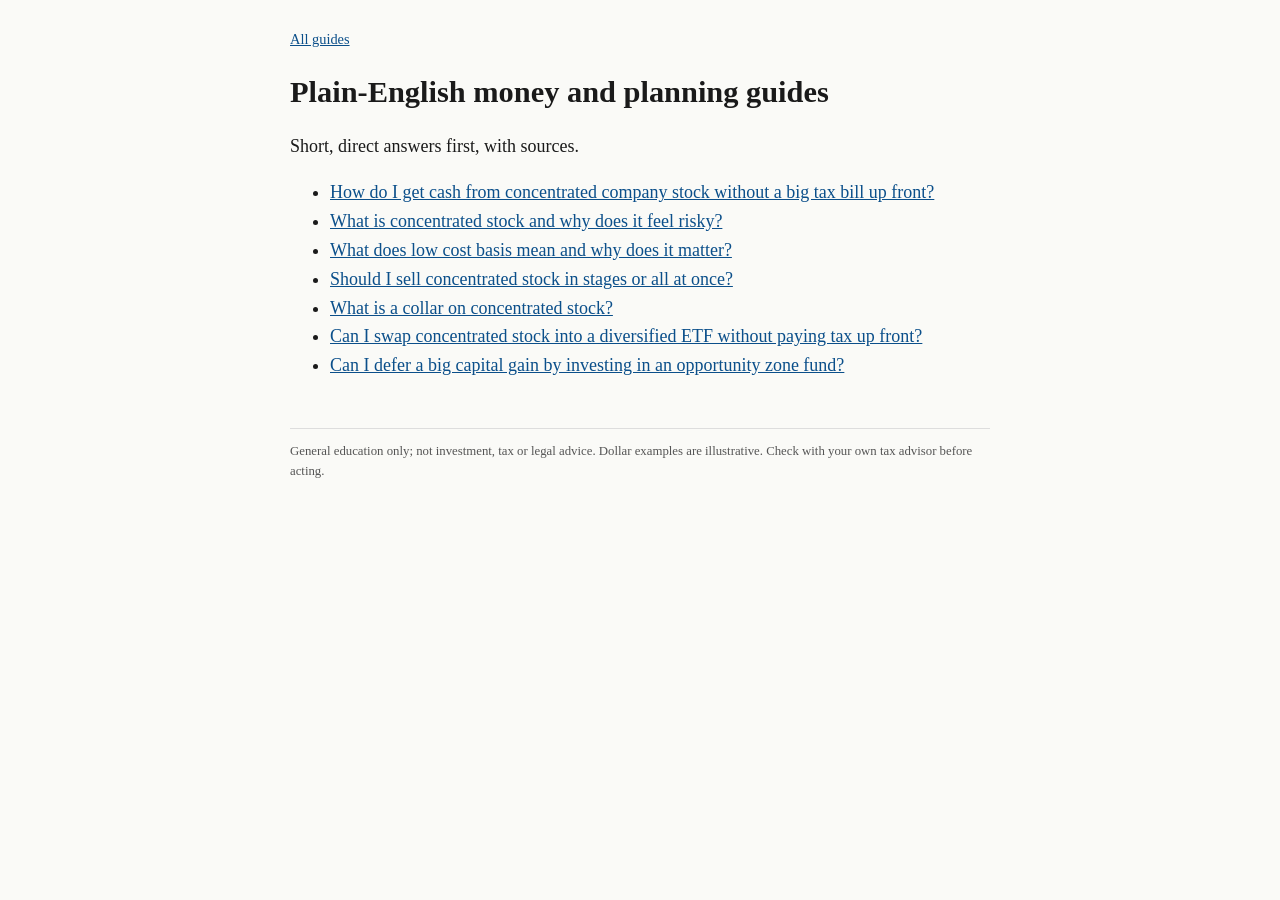
<file: index.html>
<!doctype html><html lang="en"><head><meta charset="utf-8"><meta name="viewport" content="width=device-width,initial-scale=1">
<title>Plain-English money and planning guides</title><meta name="description" content="Short answers to common money, tax and retirement planning questions."><link rel="canonical" href="https://myfranchisenyc-oss.github.io/">
<link rel="stylesheet" href="/style.css"></head><body><main><nav><a href="/">All guides</a></nav><h1>Plain-English money and planning guides</h1><p>Short, direct answers first, with sources.</p><ul><li><a href="/how-do-i-get-cash-from-concentrated-stock-without-big-tax/">How do I get cash from concentrated company stock without a big tax bill up front?</a></li><li><a href="/what-is-concentrated-stock-and-why-does-it-feel-risky/">What is concentrated stock and why does it feel risky?</a></li><li><a href="/what-does-low-cost-basis-mean-and-why-does-it-matter/">What does low cost basis mean and why does it matter?</a></li><li><a href="/should-i-sell-concentrated-stock-in-stages-or-all-at-once/">Should I sell concentrated stock in stages or all at once?</a></li><li><a href="/what-is-a-collar-on-concentrated-stock/">What is a collar on concentrated stock?</a></li><li><a href="/can-i-swap-concentrated-stock-into-a-diversified-etf/">Can I swap concentrated stock into a diversified ETF without paying tax up front?</a></li><li><a href="/can-i-defer-a-big-capital-gain-in-an-opportunity-zone-fund/">Can I defer a big capital gain by investing in an opportunity zone fund?</a></li></ul><footer>General education only; not investment, tax or legal advice. Dollar examples are illustrative. Check with your own tax advisor before acting.</footer></main></body></html>
</file>
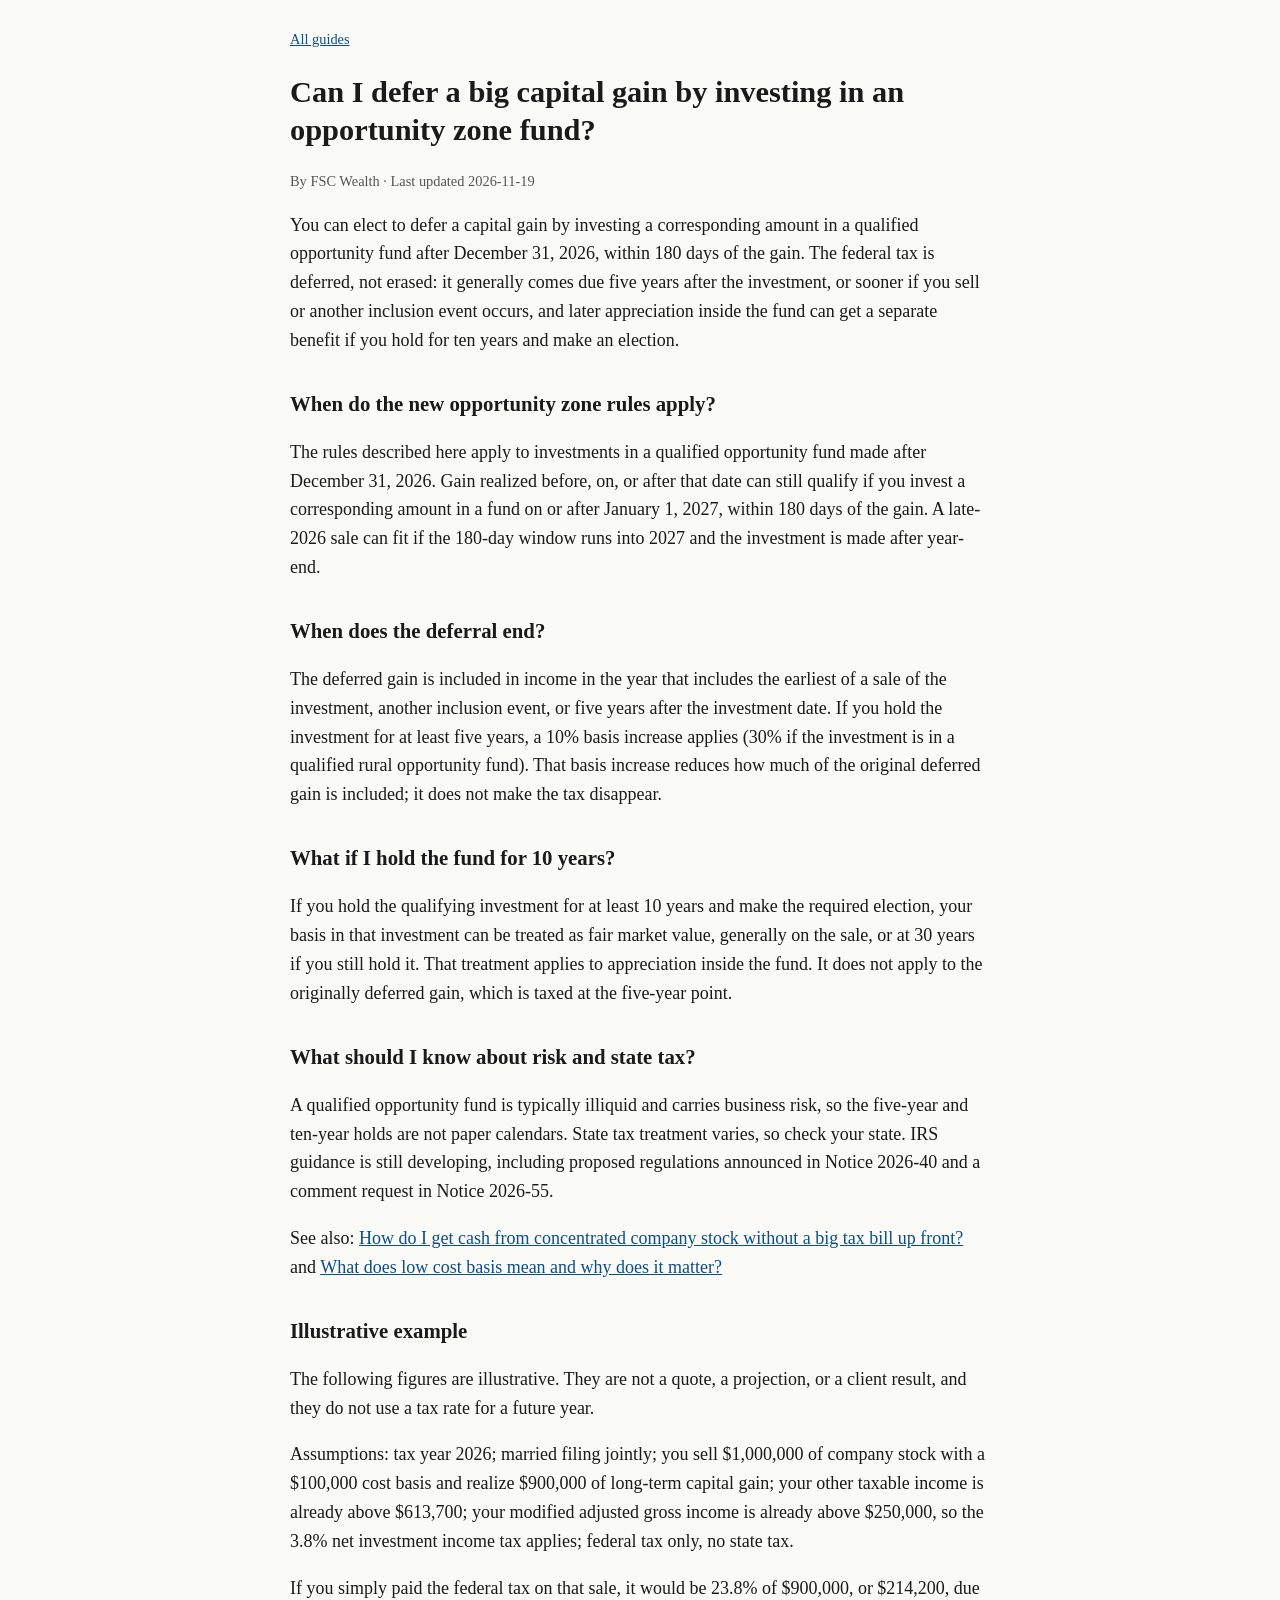
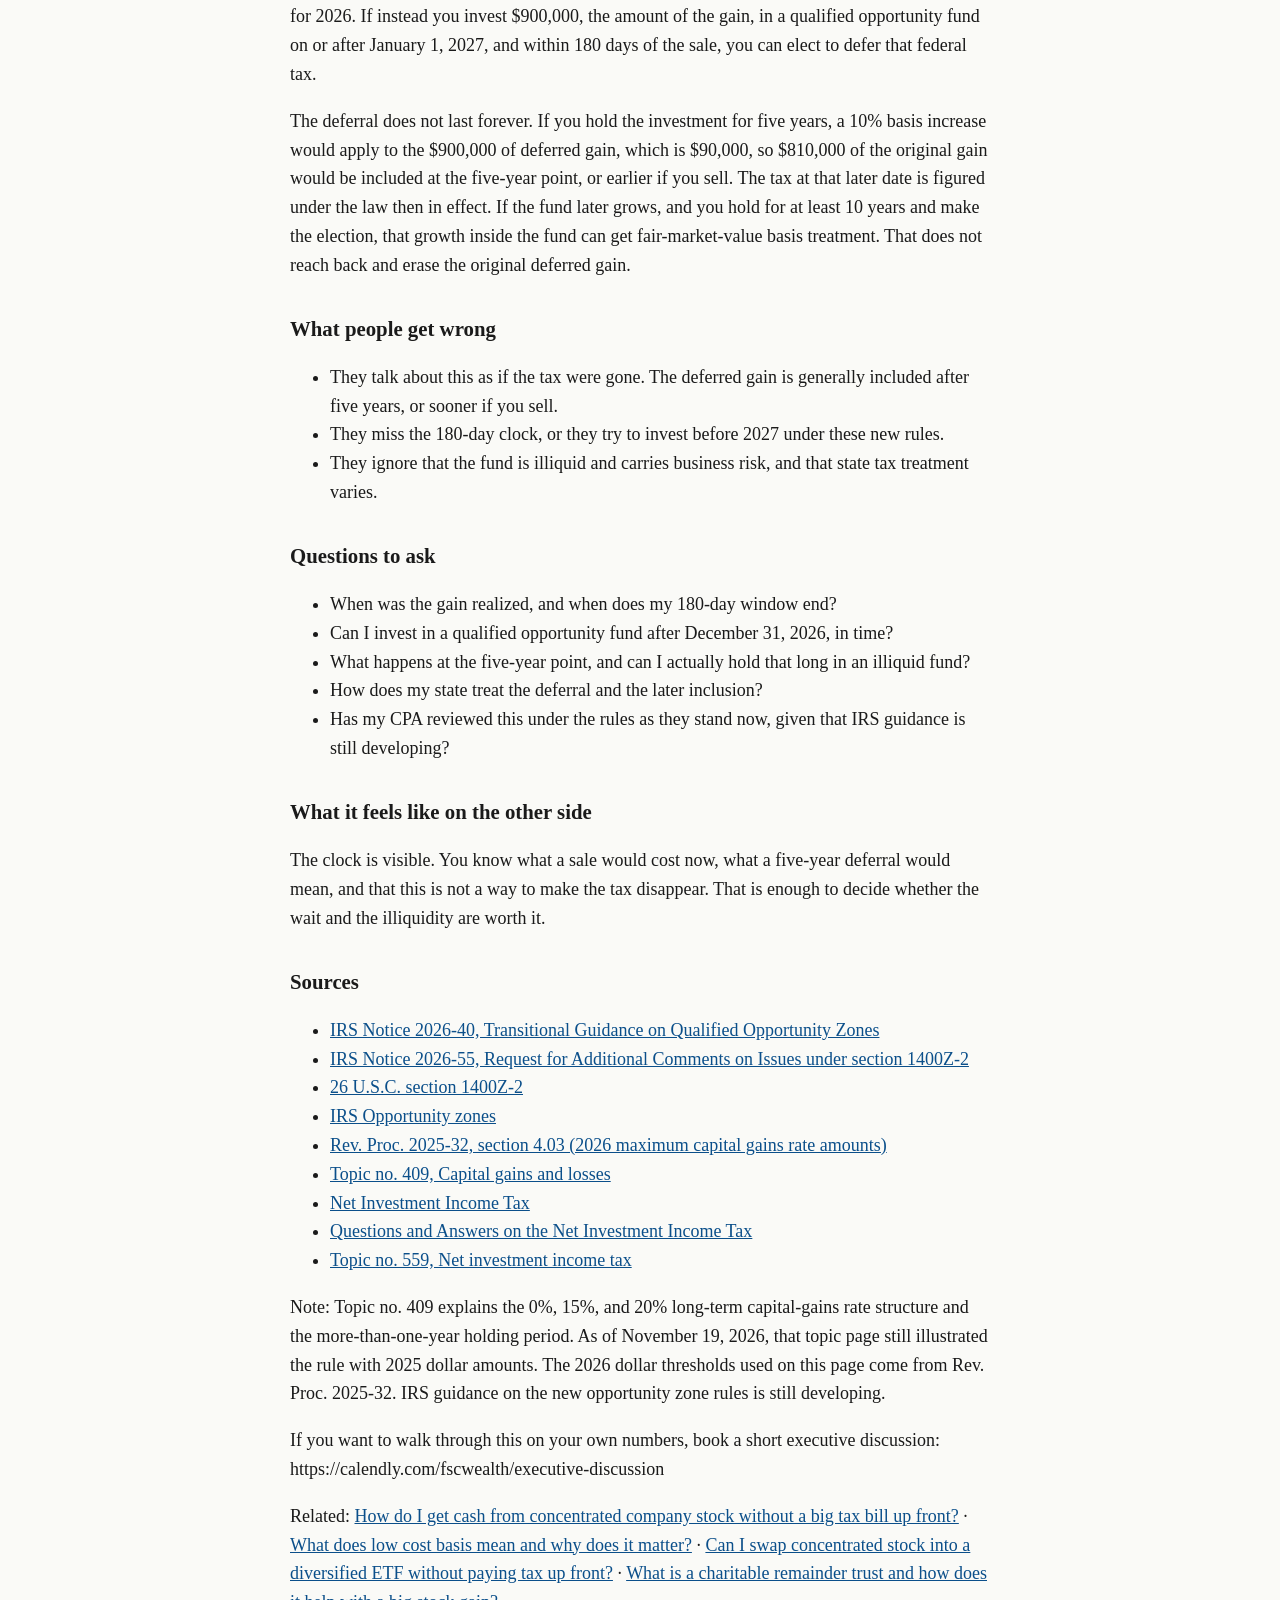
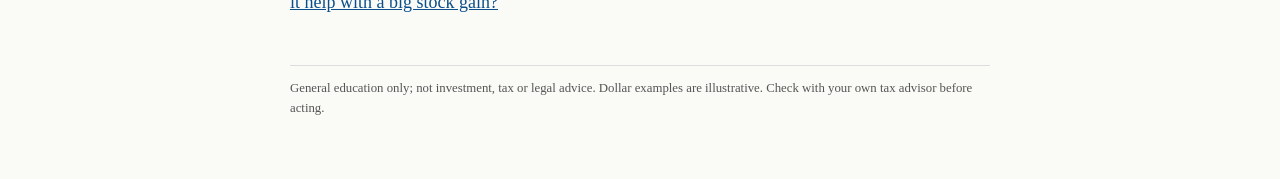
<file: can-i-defer-a-big-capital-gain-in-an-opportunity-zone-fund/index.html>
<!doctype html><html lang="en"><head><meta charset="utf-8"><meta name="viewport" content="width=device-width,initial-scale=1">
<title>Can I defer a big capital gain by investing in an opportunity zone fund?</title><meta name="description" content="You can defer a capital gain in a qualified opportunity fund after December 31, 2026, within 180 days. The tax is deferred, not erased."><link rel="canonical" href="https://myfranchisenyc-oss.github.io/can-i-defer-a-big-capital-gain-in-an-opportunity-zone-fund/">
<link rel="stylesheet" href="/style.css"><script type="application/ld+json">{
  "@context": "https://schema.org",
  "@type": "FAQPage",
  "mainEntity": [
    {
      "@type": "Question",
      "name": "Can I defer a big capital gain by investing in an opportunity zone fund?",
      "acceptedAnswer": {
        "@type": "Answer",
        "text": "You can elect to defer a capital gain by investing a corresponding amount in a qualified opportunity fund after December 31, 2026, within 180 days of the gain. The federal tax is deferred, not erased: it generally comes due five years after the investment, or sooner if you sell or another inclusion event occurs, and later appreciation inside the fund can get a separate benefit if you hold for ten years and make an election."
      }
    },
    {
      "@type": "Question",
      "name": "When do the new opportunity zone rules apply?",
      "acceptedAnswer": {
        "@type": "Answer",
        "text": "The rules described here apply to investments in a qualified opportunity fund made after December 31, 2026. Gain realized before, on, or after that date can still qualify if you invest a corresponding amount in a fund on or after January 1, 2027, within 180 days of the gain. A late-2026 sale can fit if the 180-day window runs into 2027 and the investment is made after year-end."
      }
    },
    {
      "@type": "Question",
      "name": "When does the deferral end?",
      "acceptedAnswer": {
        "@type": "Answer",
        "text": "The deferred gain is included in income in the year that includes the earliest of a sale of the investment, another inclusion event, or five years after the investment date. If you hold the investment for at least five years, a 10% basis increase applies (30% if the investment is in a qualified rural opportunity fund). That basis increase reduces how much of the original deferred gain is included; it does not make the tax disappear."
      }
    },
    {
      "@type": "Question",
      "name": "What if I hold the fund for 10 years?",
      "acceptedAnswer": {
        "@type": "Answer",
        "text": "If you hold the qualifying investment for at least 10 years and make the required election, your basis in that investment can be treated as fair market value, generally on the sale, or at 30 years if you still hold it. That treatment applies to appreciation inside the fund. It does not apply to the originally deferred gain, which is taxed at the five-year point."
      }
    },
    {
      "@type": "Question",
      "name": "What should I know about risk and state tax?",
      "acceptedAnswer": {
        "@type": "Answer",
        "text": "A qualified opportunity fund is typically illiquid and carries business risk, so the five-year and ten-year holds are not paper calendars. State tax treatment varies, so check your state. IRS guidance is still developing, including proposed regulations announced in Notice 2026-40 and a comment request in Notice 2026-55."
      }
    }
  ]
}</script></head><body><main><nav><a href="/">All guides</a></nav><h1>Can I defer a big capital gain by investing in an opportunity zone fund?</h1><p class="meta">By FSC Wealth · Last updated 2026-11-19</p><p>You can elect to defer a capital gain by investing a corresponding amount in a qualified opportunity fund after December 31, 2026, within 180 days of the gain. The federal tax is deferred, not erased: it generally comes due five years after the investment, or sooner if you sell or another inclusion event occurs, and later appreciation inside the fund can get a separate benefit if you hold for ten years and make an election.</p>
<h2>When do the new opportunity zone rules apply?</h2>
<p>The rules described here apply to investments in a qualified opportunity fund made after December 31, 2026. Gain realized before, on, or after that date can still qualify if you invest a corresponding amount in a fund on or after January 1, 2027, within 180 days of the gain. A late-2026 sale can fit if the 180-day window runs into 2027 and the investment is made after year-end.</p>
<h2>When does the deferral end?</h2>
<p>The deferred gain is included in income in the year that includes the earliest of a sale of the investment, another inclusion event, or five years after the investment date. If you hold the investment for at least five years, a 10% basis increase applies (30% if the investment is in a qualified rural opportunity fund). That basis increase reduces how much of the original deferred gain is included; it does not make the tax disappear.</p>
<h2>What if I hold the fund for 10 years?</h2>
<p>If you hold the qualifying investment for at least 10 years and make the required election, your basis in that investment can be treated as fair market value, generally on the sale, or at 30 years if you still hold it. That treatment applies to appreciation inside the fund. It does not apply to the originally deferred gain, which is taxed at the five-year point.</p>
<h2>What should I know about risk and state tax?</h2>
<p>A qualified opportunity fund is typically illiquid and carries business risk, so the five-year and ten-year holds are not paper calendars. State tax treatment varies, so check your state. IRS guidance is still developing, including proposed regulations announced in Notice 2026-40 and a comment request in Notice 2026-55.</p>
<p>See also: <a href="/how-do-i-get-cash-from-concentrated-stock-without-big-tax/">How do I get cash from concentrated company stock without a big tax bill up front?</a> and <a href="/what-does-low-cost-basis-mean-and-why-does-it-matter/">What does low cost basis mean and why does it matter?</a></p>
<h2>Illustrative example</h2>
<p>The following figures are illustrative. They are not a quote, a projection, or a client result, and they do not use a tax rate for a future year.</p>
<p>Assumptions: tax year 2026; married filing jointly; you sell $1,000,000 of company stock with a $100,000 cost basis and realize $900,000 of long-term capital gain; your other taxable income is already above $613,700; your modified adjusted gross income is already above $250,000, so the 3.8% net investment income tax applies; federal tax only, no state tax.</p>
<p>If you simply paid the federal tax on that sale, it would be 23.8% of $900,000, or $214,200, due for 2026. If instead you invest $900,000, the amount of the gain, in a qualified opportunity fund on or after January 1, 2027, and within 180 days of the sale, you can elect to defer that federal tax.</p>
<p>The deferral does not last forever. If you hold the investment for five years, a 10% basis increase would apply to the $900,000 of deferred gain, which is $90,000, so $810,000 of the original gain would be included at the five-year point, or earlier if you sell. The tax at that later date is figured under the law then in effect. If the fund later grows, and you hold for at least 10 years and make the election, that growth inside the fund can get fair-market-value basis treatment. That does not reach back and erase the original deferred gain.</p>
<h2>What people get wrong</h2>
<ul>
<li>They talk about this as if the tax were gone. The deferred gain is generally included after five years, or sooner if you sell.</li>
<li>They miss the 180-day clock, or they try to invest before 2027 under these new rules.</li>
<li>They ignore that the fund is illiquid and carries business risk, and that state tax treatment varies.</li>
</ul>
<h2>Questions to ask</h2>
<ul>
<li>When was the gain realized, and when does my 180-day window end?</li>
<li>Can I invest in a qualified opportunity fund after December 31, 2026, in time?</li>
<li>What happens at the five-year point, and can I actually hold that long in an illiquid fund?</li>
<li>How does my state treat the deferral and the later inclusion?</li>
<li>Has my CPA reviewed this under the rules as they stand now, given that IRS guidance is still developing?</li>
</ul>
<h2>What it feels like on the other side</h2>
<p>The clock is visible. You know what a sale would cost now, what a five-year deferral would mean, and that this is not a way to make the tax disappear. That is enough to decide whether the wait and the illiquidity are worth it.</p>
<h2>Sources</h2>
<ul>
<li><a href="https://www.irs.gov/pub/irs-drop/n-26-40.pdf">IRS Notice 2026-40, Transitional Guidance on Qualified Opportunity Zones</a></li>
<li><a href="https://www.irs.gov/pub/irs-drop/n-26-55.pdf">IRS Notice 2026-55, Request for Additional Comments on Issues under section 1400Z-2</a></li>
<li><a href="https://uscode.house.gov/us/usc/119-142/t26/s1400Z-2/">26 U.S.C. section 1400Z-2</a></li>
<li><a href="https://www.irs.gov/credits-deductions/businesses/opportunity-zones">IRS Opportunity zones</a></li>
<li><a href="https://www.irs.gov/pub/irs-drop/rp-25-32.pdf">Rev. Proc. 2025-32, section 4.03 (2026 maximum capital gains rate amounts)</a></li>
<li><a href="https://www.irs.gov/taxtopics/tc409">Topic no. 409, Capital gains and losses</a></li>
<li><a href="https://www.irs.gov/individuals/net-investment-income-tax">Net Investment Income Tax</a></li>
<li><a href="https://www.irs.gov/newsroom/questions-and-answers-on-the-net-investment-income-tax">Questions and Answers on the Net Investment Income Tax</a></li>
<li><a href="https://www.irs.gov/taxtopics/tc559">Topic no. 559, Net investment income tax</a></li>
</ul>
<p>Note: Topic no. 409 explains the 0%, 15%, and 20% long-term capital-gains rate structure and the more-than-one-year holding period. As of November 19, 2026, that topic page still illustrated the rule with 2025 dollar amounts. The 2026 dollar thresholds used on this page come from Rev. Proc. 2025-32. IRS guidance on the new opportunity zone rules is still developing.</p>
<p>If you want to walk through this on your own numbers, book a short executive discussion: https://calendly.com/fscwealth/executive-discussion</p>
<p>Related: <a href="/how-do-i-get-cash-from-concentrated-stock-without-big-tax/">How do I get cash from concentrated company stock without a big tax bill up front?</a> · <a href="/what-does-low-cost-basis-mean-and-why-does-it-matter/">What does low cost basis mean and why does it matter?</a> · <a href="/can-i-swap-concentrated-stock-into-a-diversified-etf/">Can I swap concentrated stock into a diversified ETF without paying tax up front?</a> · <a href="/what-is-a-charitable-remainder-trust-for-a-stock-gain/">What is a charitable remainder trust and how does it help with a big stock gain?</a></p><footer>General education only; not investment, tax or legal advice. Dollar examples are illustrative. Check with your own tax advisor before acting.</footer></main></body></html>
</file>
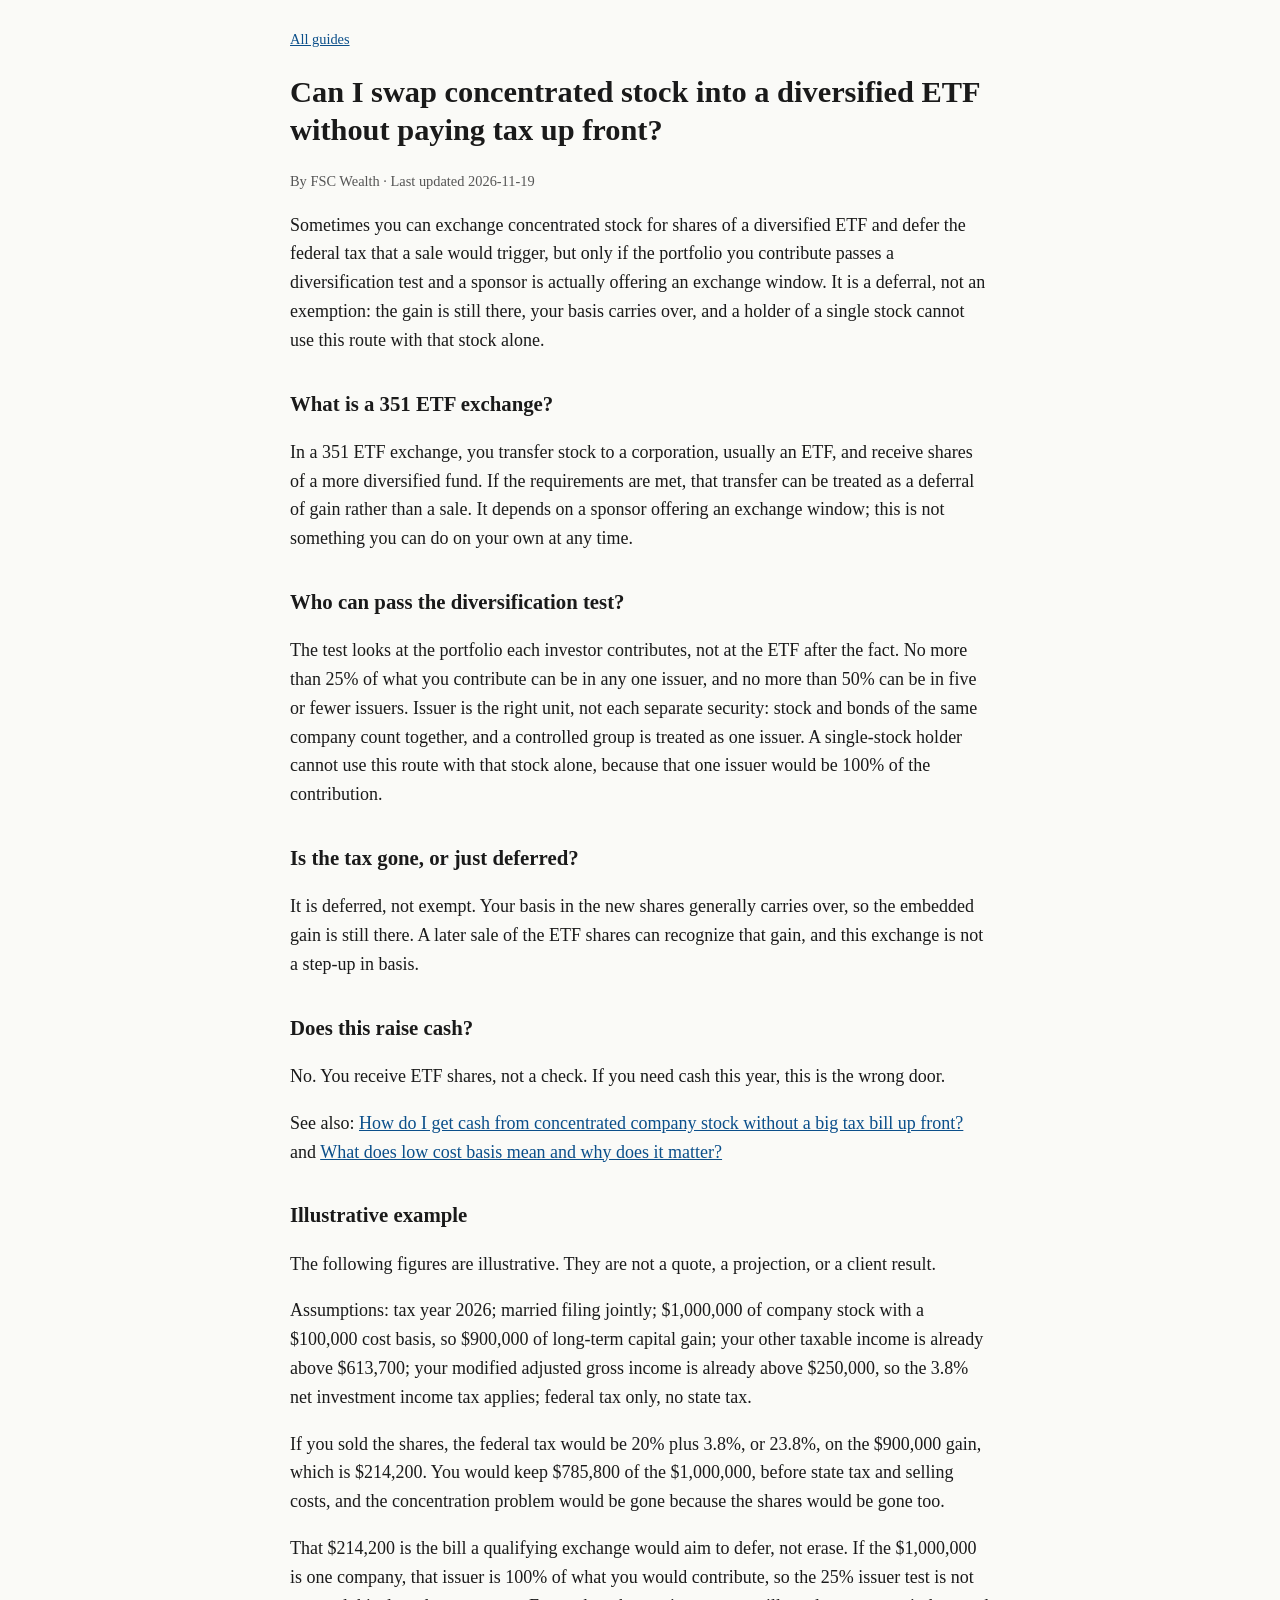
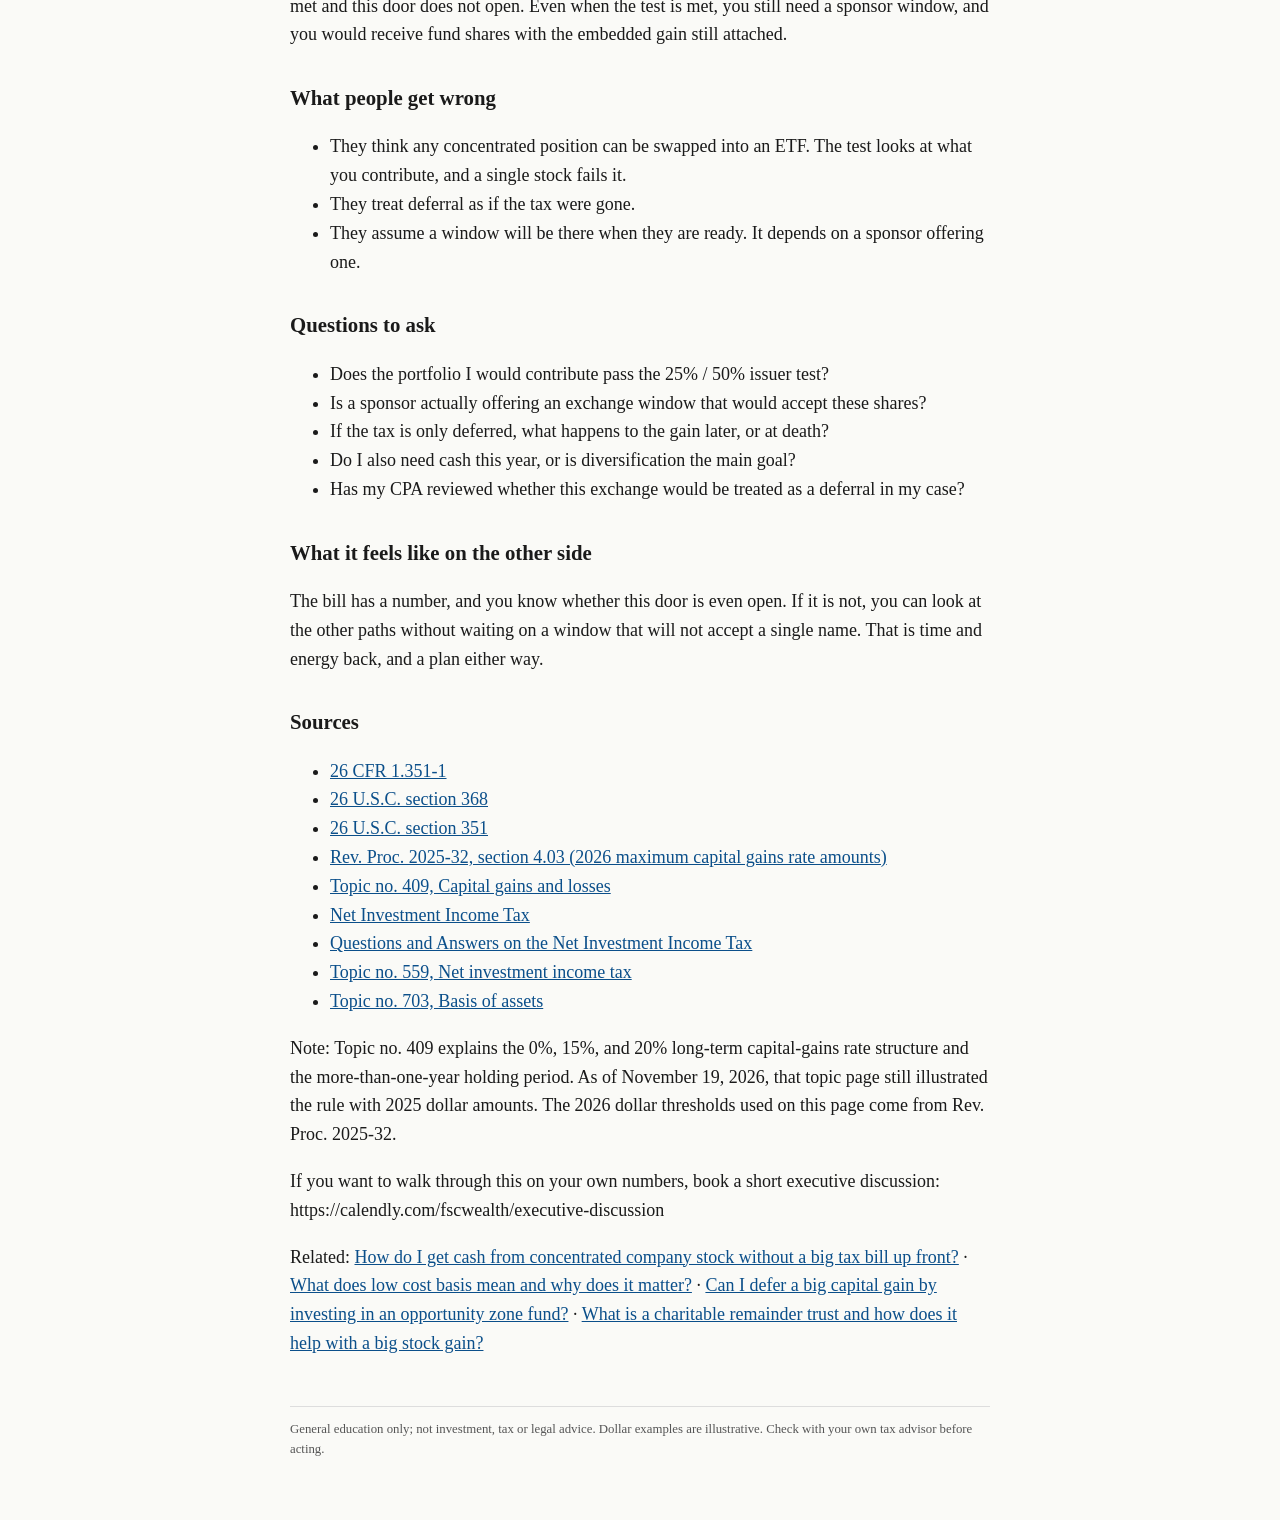
<file: can-i-swap-concentrated-stock-into-a-diversified-etf/index.html>
<!doctype html><html lang="en"><head><meta charset="utf-8"><meta name="viewport" content="width=device-width,initial-scale=1">
<title>Can I swap concentrated stock into a diversified ETF without paying tax up front?</title><meta name="description" content="A 351 exchange can defer tax if the portfolio you contribute passes a 25/50 issuer test and a sponsor has a window. It is deferral, not an exemption."><link rel="canonical" href="https://myfranchisenyc-oss.github.io/can-i-swap-concentrated-stock-into-a-diversified-etf/">
<link rel="stylesheet" href="/style.css"><script type="application/ld+json">{
  "@context": "https://schema.org",
  "@type": "FAQPage",
  "mainEntity": [
    {
      "@type": "Question",
      "name": "Can I swap concentrated stock into a diversified ETF without paying tax up front?",
      "acceptedAnswer": {
        "@type": "Answer",
        "text": "Sometimes you can exchange concentrated stock for shares of a diversified ETF and defer the federal tax that a sale would trigger, but only if the portfolio you contribute passes a diversification test and a sponsor is actually offering an exchange window. It is a deferral, not an exemption: the gain is still there, your basis carries over, and a holder of a single stock cannot use this route with that stock alone."
      }
    },
    {
      "@type": "Question",
      "name": "What is a 351 ETF exchange?",
      "acceptedAnswer": {
        "@type": "Answer",
        "text": "In a 351 ETF exchange, you transfer stock to a corporation, usually an ETF, and receive shares of a more diversified fund. If the requirements are met, that transfer can be treated as a deferral of gain rather than a sale. It depends on a sponsor offering an exchange window; this is not something you can do on your own at any time."
      }
    },
    {
      "@type": "Question",
      "name": "Who can pass the diversification test?",
      "acceptedAnswer": {
        "@type": "Answer",
        "text": "The test looks at the portfolio each investor contributes, not at the ETF after the fact. No more than 25% of what you contribute can be in any one issuer, and no more than 50% can be in five or fewer issuers. Issuer is the right unit, not each separate security: stock and bonds of the same company count together, and a controlled group is treated as one issuer. A single-stock holder cannot use this route with that stock alone, because that one issuer would be 100% of the contribution."
      }
    },
    {
      "@type": "Question",
      "name": "Is the tax gone, or just deferred?",
      "acceptedAnswer": {
        "@type": "Answer",
        "text": "It is deferred, not exempt. Your basis in the new shares generally carries over, so the embedded gain is still there. A later sale of the ETF shares can recognize that gain, and this exchange is not a step-up in basis."
      }
    },
    {
      "@type": "Question",
      "name": "Does this raise cash?",
      "acceptedAnswer": {
        "@type": "Answer",
        "text": "No. You receive ETF shares, not a check. If you need cash this year, this is the wrong door."
      }
    }
  ]
}</script></head><body><main><nav><a href="/">All guides</a></nav><h1>Can I swap concentrated stock into a diversified ETF without paying tax up front?</h1><p class="meta">By FSC Wealth · Last updated 2026-11-19</p><p>Sometimes you can exchange concentrated stock for shares of a diversified ETF and defer the federal tax that a sale would trigger, but only if the portfolio you contribute passes a diversification test and a sponsor is actually offering an exchange window. It is a deferral, not an exemption: the gain is still there, your basis carries over, and a holder of a single stock cannot use this route with that stock alone.</p>
<h2>What is a 351 ETF exchange?</h2>
<p>In a 351 ETF exchange, you transfer stock to a corporation, usually an ETF, and receive shares of a more diversified fund. If the requirements are met, that transfer can be treated as a deferral of gain rather than a sale. It depends on a sponsor offering an exchange window; this is not something you can do on your own at any time.</p>
<h2>Who can pass the diversification test?</h2>
<p>The test looks at the portfolio each investor contributes, not at the ETF after the fact. No more than 25% of what you contribute can be in any one issuer, and no more than 50% can be in five or fewer issuers. Issuer is the right unit, not each separate security: stock and bonds of the same company count together, and a controlled group is treated as one issuer. A single-stock holder cannot use this route with that stock alone, because that one issuer would be 100% of the contribution.</p>
<h2>Is the tax gone, or just deferred?</h2>
<p>It is deferred, not exempt. Your basis in the new shares generally carries over, so the embedded gain is still there. A later sale of the ETF shares can recognize that gain, and this exchange is not a step-up in basis.</p>
<h2>Does this raise cash?</h2>
<p>No. You receive ETF shares, not a check. If you need cash this year, this is the wrong door.</p>
<p>See also: <a href="/how-do-i-get-cash-from-concentrated-stock-without-big-tax/">How do I get cash from concentrated company stock without a big tax bill up front?</a> and <a href="/what-does-low-cost-basis-mean-and-why-does-it-matter/">What does low cost basis mean and why does it matter?</a></p>
<h2>Illustrative example</h2>
<p>The following figures are illustrative. They are not a quote, a projection, or a client result.</p>
<p>Assumptions: tax year 2026; married filing jointly; $1,000,000 of company stock with a $100,000 cost basis, so $900,000 of long-term capital gain; your other taxable income is already above $613,700; your modified adjusted gross income is already above $250,000, so the 3.8% net investment income tax applies; federal tax only, no state tax.</p>
<p>If you sold the shares, the federal tax would be 20% plus 3.8%, or 23.8%, on the $900,000 gain, which is $214,200. You would keep $785,800 of the $1,000,000, before state tax and selling costs, and the concentration problem would be gone because the shares would be gone too.</p>
<p>That $214,200 is the bill a qualifying exchange would aim to defer, not erase. If the $1,000,000 is one company, that issuer is 100% of what you would contribute, so the 25% issuer test is not met and this door does not open. Even when the test is met, you still need a sponsor window, and you would receive fund shares with the embedded gain still attached.</p>
<h2>What people get wrong</h2>
<ul>
<li>They think any concentrated position can be swapped into an ETF. The test looks at what you contribute, and a single stock fails it.</li>
<li>They treat deferral as if the tax were gone.</li>
<li>They assume a window will be there when they are ready. It depends on a sponsor offering one.</li>
</ul>
<h2>Questions to ask</h2>
<ul>
<li>Does the portfolio I would contribute pass the 25% / 50% issuer test?</li>
<li>Is a sponsor actually offering an exchange window that would accept these shares?</li>
<li>If the tax is only deferred, what happens to the gain later, or at death?</li>
<li>Do I also need cash this year, or is diversification the main goal?</li>
<li>Has my CPA reviewed whether this exchange would be treated as a deferral in my case?</li>
</ul>
<h2>What it feels like on the other side</h2>
<p>The bill has a number, and you know whether this door is even open. If it is not, you can look at the other paths without waiting on a window that will not accept a single name. That is time and energy back, and a plan either way.</p>
<h2>Sources</h2>
<ul>
<li><a href="https://www.ecfr.gov/current/title-26/section-1.351-1">26 CFR 1.351-1</a></li>
<li><a href="https://uscode.house.gov/us/usc/119-142/t26/s368/">26 U.S.C. section 368</a></li>
<li><a href="https://uscode.house.gov/us/usc/119-142/t26/s351/">26 U.S.C. section 351</a></li>
<li><a href="https://www.irs.gov/pub/irs-drop/rp-25-32.pdf">Rev. Proc. 2025-32, section 4.03 (2026 maximum capital gains rate amounts)</a></li>
<li><a href="https://www.irs.gov/taxtopics/tc409">Topic no. 409, Capital gains and losses</a></li>
<li><a href="https://www.irs.gov/individuals/net-investment-income-tax">Net Investment Income Tax</a></li>
<li><a href="https://www.irs.gov/newsroom/questions-and-answers-on-the-net-investment-income-tax">Questions and Answers on the Net Investment Income Tax</a></li>
<li><a href="https://www.irs.gov/taxtopics/tc559">Topic no. 559, Net investment income tax</a></li>
<li><a href="https://www.irs.gov/taxtopics/tc703">Topic no. 703, Basis of assets</a></li>
</ul>
<p>Note: Topic no. 409 explains the 0%, 15%, and 20% long-term capital-gains rate structure and the more-than-one-year holding period. As of November 19, 2026, that topic page still illustrated the rule with 2025 dollar amounts. The 2026 dollar thresholds used on this page come from Rev. Proc. 2025-32.</p>
<p>If you want to walk through this on your own numbers, book a short executive discussion: https://calendly.com/fscwealth/executive-discussion</p>
<p>Related: <a href="/how-do-i-get-cash-from-concentrated-stock-without-big-tax/">How do I get cash from concentrated company stock without a big tax bill up front?</a> · <a href="/what-does-low-cost-basis-mean-and-why-does-it-matter/">What does low cost basis mean and why does it matter?</a> · <a href="/can-i-defer-a-big-capital-gain-in-an-opportunity-zone-fund/">Can I defer a big capital gain by investing in an opportunity zone fund?</a> · <a href="/what-is-a-charitable-remainder-trust-for-a-stock-gain/">What is a charitable remainder trust and how does it help with a big stock gain?</a></p><footer>General education only; not investment, tax or legal advice. Dollar examples are illustrative. Check with your own tax advisor before acting.</footer></main></body></html>
</file>
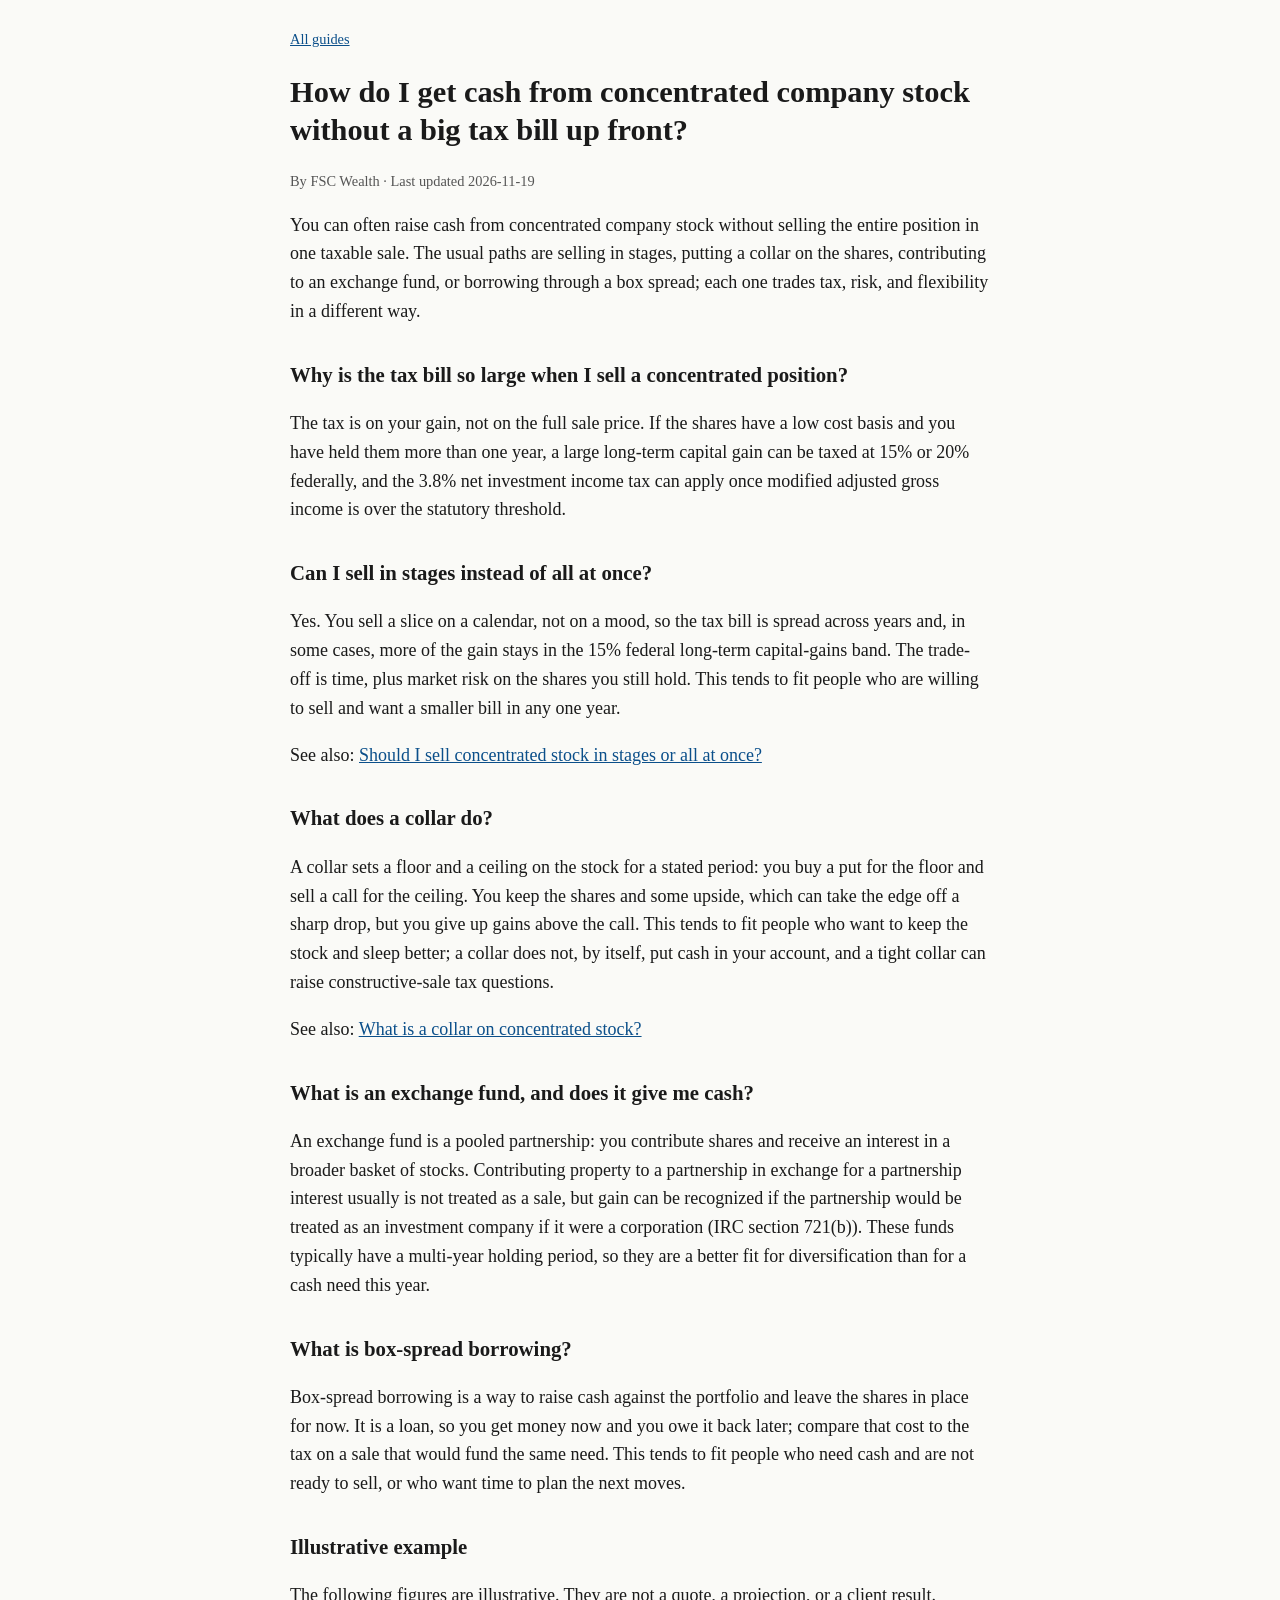
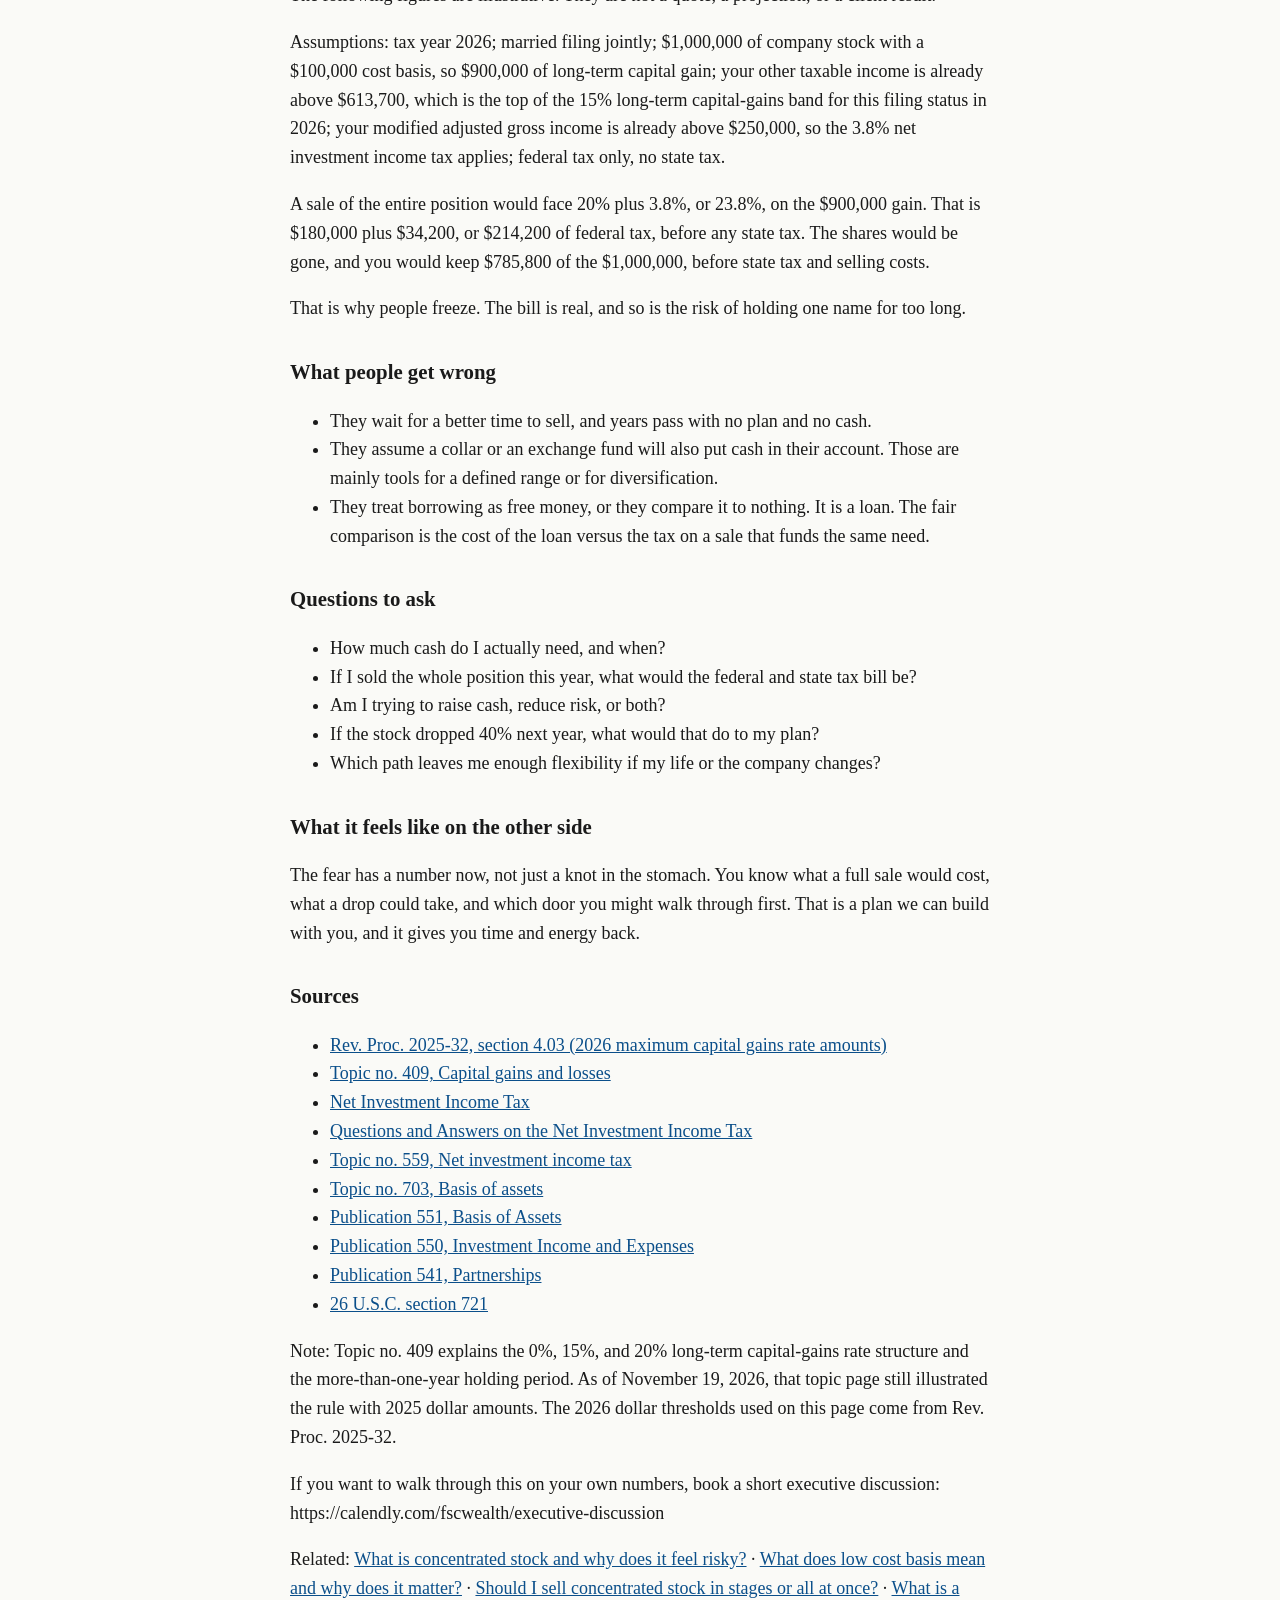
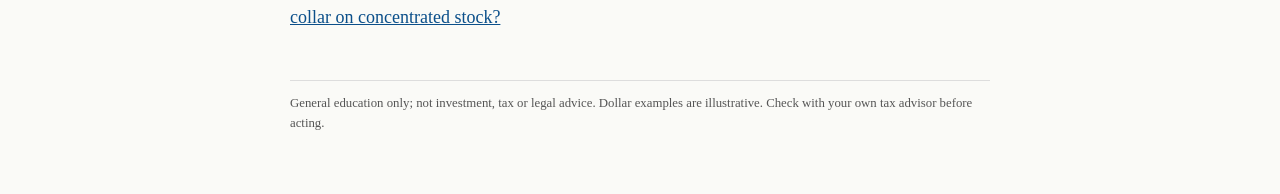
<file: how-do-i-get-cash-from-concentrated-stock-without-big-tax/index.html>
<!doctype html><html lang="en"><head><meta charset="utf-8"><meta name="viewport" content="width=device-width,initial-scale=1">
<title>How do I get cash from concentrated company stock without a big tax bill up front?</title><meta name="description" content="You can often raise cash without selling the entire position at once. Paths include staged sales, a collar, an exchange fund, or box-spread borrowing."><link rel="canonical" href="https://myfranchisenyc-oss.github.io/how-do-i-get-cash-from-concentrated-stock-without-big-tax/">
<link rel="stylesheet" href="/style.css"><script type="application/ld+json">{
  "@context": "https://schema.org",
  "@type": "FAQPage",
  "mainEntity": [
    {
      "@type": "Question",
      "name": "How do I get cash from concentrated company stock without a big tax bill up front?",
      "acceptedAnswer": {
        "@type": "Answer",
        "text": "You can often raise cash from concentrated company stock without selling the entire position in one taxable sale. The usual paths are selling in stages, putting a collar on the shares, contributing to an exchange fund, or borrowing through a box spread; each one trades tax, risk, and flexibility in a different way."
      }
    },
    {
      "@type": "Question",
      "name": "Why is the tax bill so large when I sell a concentrated position?",
      "acceptedAnswer": {
        "@type": "Answer",
        "text": "The tax is on your gain, not on the full sale price. If the shares have a low cost basis and you have held them more than one year, a large long-term capital gain can be taxed at 15% or 20% federally, and the 3.8% net investment income tax can apply once modified adjusted gross income is over the statutory threshold."
      }
    },
    {
      "@type": "Question",
      "name": "Can I sell in stages instead of all at once?",
      "acceptedAnswer": {
        "@type": "Answer",
        "text": "Yes. You sell a slice on a calendar, not on a mood, so the tax bill is spread across years and, in some cases, more of the gain stays in the 15% federal long-term capital-gains band. The trade-off is time, plus market risk on the shares you still hold. This tends to fit people who are willing to sell and want a smaller bill in any one year."
      }
    },
    {
      "@type": "Question",
      "name": "What does a collar do?",
      "acceptedAnswer": {
        "@type": "Answer",
        "text": "A collar sets a floor and a ceiling on the stock for a stated period: you buy a put for the floor and sell a call for the ceiling. You keep the shares and some upside, which can take the edge off a sharp drop, but you give up gains above the call. This tends to fit people who want to keep the stock and sleep better; a collar does not, by itself, put cash in your account, and a tight collar can raise constructive-sale tax questions."
      }
    },
    {
      "@type": "Question",
      "name": "What is an exchange fund, and does it give me cash?",
      "acceptedAnswer": {
        "@type": "Answer",
        "text": "An exchange fund is a pooled partnership: you contribute shares and receive an interest in a broader basket of stocks. Contributing property to a partnership in exchange for a partnership interest usually is not treated as a sale, but gain can be recognized if the partnership would be treated as an investment company if it were a corporation (IRC section 721(b)). These funds typically have a multi-year holding period, so they are a better fit for diversification than for a cash need this year."
      }
    },
    {
      "@type": "Question",
      "name": "What is box-spread borrowing?",
      "acceptedAnswer": {
        "@type": "Answer",
        "text": "Box-spread borrowing is a way to raise cash against the portfolio and leave the shares in place for now. It is a loan, so you get money now and you owe it back later; compare that cost to the tax on a sale that would fund the same need. This tends to fit people who need cash and are not ready to sell, or who want time to plan the next moves."
      }
    }
  ]
}</script></head><body><main><nav><a href="/">All guides</a></nav><h1>How do I get cash from concentrated company stock without a big tax bill up front?</h1><p class="meta">By FSC Wealth · Last updated 2026-11-19</p><p>You can often raise cash from concentrated company stock without selling the entire position in one taxable sale. The usual paths are selling in stages, putting a collar on the shares, contributing to an exchange fund, or borrowing through a box spread; each one trades tax, risk, and flexibility in a different way.</p>
<h2>Why is the tax bill so large when I sell a concentrated position?</h2>
<p>The tax is on your gain, not on the full sale price. If the shares have a low cost basis and you have held them more than one year, a large long-term capital gain can be taxed at 15% or 20% federally, and the 3.8% net investment income tax can apply once modified adjusted gross income is over the statutory threshold.</p>
<h2>Can I sell in stages instead of all at once?</h2>
<p>Yes. You sell a slice on a calendar, not on a mood, so the tax bill is spread across years and, in some cases, more of the gain stays in the 15% federal long-term capital-gains band. The trade-off is time, plus market risk on the shares you still hold. This tends to fit people who are willing to sell and want a smaller bill in any one year.</p>
<p>See also: <a href="/should-i-sell-concentrated-stock-in-stages-or-all-at-once/">Should I sell concentrated stock in stages or all at once?</a></p>
<h2>What does a collar do?</h2>
<p>A collar sets a floor and a ceiling on the stock for a stated period: you buy a put for the floor and sell a call for the ceiling. You keep the shares and some upside, which can take the edge off a sharp drop, but you give up gains above the call. This tends to fit people who want to keep the stock and sleep better; a collar does not, by itself, put cash in your account, and a tight collar can raise constructive-sale tax questions.</p>
<p>See also: <a href="/what-is-a-collar-on-concentrated-stock/">What is a collar on concentrated stock?</a></p>
<h2>What is an exchange fund, and does it give me cash?</h2>
<p>An exchange fund is a pooled partnership: you contribute shares and receive an interest in a broader basket of stocks. Contributing property to a partnership in exchange for a partnership interest usually is not treated as a sale, but gain can be recognized if the partnership would be treated as an investment company if it were a corporation (IRC section 721(b)). These funds typically have a multi-year holding period, so they are a better fit for diversification than for a cash need this year.</p>
<h2>What is box-spread borrowing?</h2>
<p>Box-spread borrowing is a way to raise cash against the portfolio and leave the shares in place for now. It is a loan, so you get money now and you owe it back later; compare that cost to the tax on a sale that would fund the same need. This tends to fit people who need cash and are not ready to sell, or who want time to plan the next moves.</p>
<h2>Illustrative example</h2>
<p>The following figures are illustrative. They are not a quote, a projection, or a client result.</p>
<p>Assumptions: tax year 2026; married filing jointly; $1,000,000 of company stock with a $100,000 cost basis, so $900,000 of long-term capital gain; your other taxable income is already above $613,700, which is the top of the 15% long-term capital-gains band for this filing status in 2026; your modified adjusted gross income is already above $250,000, so the 3.8% net investment income tax applies; federal tax only, no state tax.</p>
<p>A sale of the entire position would face 20% plus 3.8%, or 23.8%, on the $900,000 gain. That is $180,000 plus $34,200, or $214,200 of federal tax, before any state tax. The shares would be gone, and you would keep $785,800 of the $1,000,000, before state tax and selling costs.</p>
<p>That is why people freeze. The bill is real, and so is the risk of holding one name for too long.</p>
<h2>What people get wrong</h2>
<ul>
<li>They wait for a better time to sell, and years pass with no plan and no cash.</li>
<li>They assume a collar or an exchange fund will also put cash in their account. Those are mainly tools for a defined range or for diversification.</li>
<li>They treat borrowing as free money, or they compare it to nothing. It is a loan. The fair comparison is the cost of the loan versus the tax on a sale that funds the same need.</li>
</ul>
<h2>Questions to ask</h2>
<ul>
<li>How much cash do I actually need, and when?</li>
<li>If I sold the whole position this year, what would the federal and state tax bill be?</li>
<li>Am I trying to raise cash, reduce risk, or both?</li>
<li>If the stock dropped 40% next year, what would that do to my plan?</li>
<li>Which path leaves me enough flexibility if my life or the company changes?</li>
</ul>
<h2>What it feels like on the other side</h2>
<p>The fear has a number now, not just a knot in the stomach. You know what a full sale would cost, what a drop could take, and which door you might walk through first. That is a plan we can build with you, and it gives you time and energy back.</p>
<h2>Sources</h2>
<ul>
<li><a href="https://www.irs.gov/pub/irs-drop/rp-25-32.pdf">Rev. Proc. 2025-32, section 4.03 (2026 maximum capital gains rate amounts)</a></li>
<li><a href="https://www.irs.gov/taxtopics/tc409">Topic no. 409, Capital gains and losses</a></li>
<li><a href="https://www.irs.gov/individuals/net-investment-income-tax">Net Investment Income Tax</a></li>
<li><a href="https://www.irs.gov/newsroom/questions-and-answers-on-the-net-investment-income-tax">Questions and Answers on the Net Investment Income Tax</a></li>
<li><a href="https://www.irs.gov/taxtopics/tc559">Topic no. 559, Net investment income tax</a></li>
<li><a href="https://www.irs.gov/taxtopics/tc703">Topic no. 703, Basis of assets</a></li>
<li><a href="https://www.irs.gov/publications/p551">Publication 551, Basis of Assets</a></li>
<li><a href="https://www.irs.gov/publications/p550">Publication 550, Investment Income and Expenses</a></li>
<li><a href="https://www.irs.gov/publications/p541">Publication 541, Partnerships</a></li>
<li><a href="https://uscode.house.gov/us/usc/119-142/t26/s721/">26 U.S.C. section 721</a></li>
</ul>
<p>Note: Topic no. 409 explains the 0%, 15%, and 20% long-term capital-gains rate structure and the more-than-one-year holding period. As of November 19, 2026, that topic page still illustrated the rule with 2025 dollar amounts. The 2026 dollar thresholds used on this page come from Rev. Proc. 2025-32.</p>
<p>If you want to walk through this on your own numbers, book a short executive discussion: https://calendly.com/fscwealth/executive-discussion</p>
<p>Related: <a href="/what-is-concentrated-stock-and-why-does-it-feel-risky/">What is concentrated stock and why does it feel risky?</a> · <a href="/what-does-low-cost-basis-mean-and-why-does-it-matter/">What does low cost basis mean and why does it matter?</a> · <a href="/should-i-sell-concentrated-stock-in-stages-or-all-at-once/">Should I sell concentrated stock in stages or all at once?</a> · <a href="/what-is-a-collar-on-concentrated-stock/">What is a collar on concentrated stock?</a></p><footer>General education only; not investment, tax or legal advice. Dollar examples are illustrative. Check with your own tax advisor before acting.</footer></main></body></html>
</file>
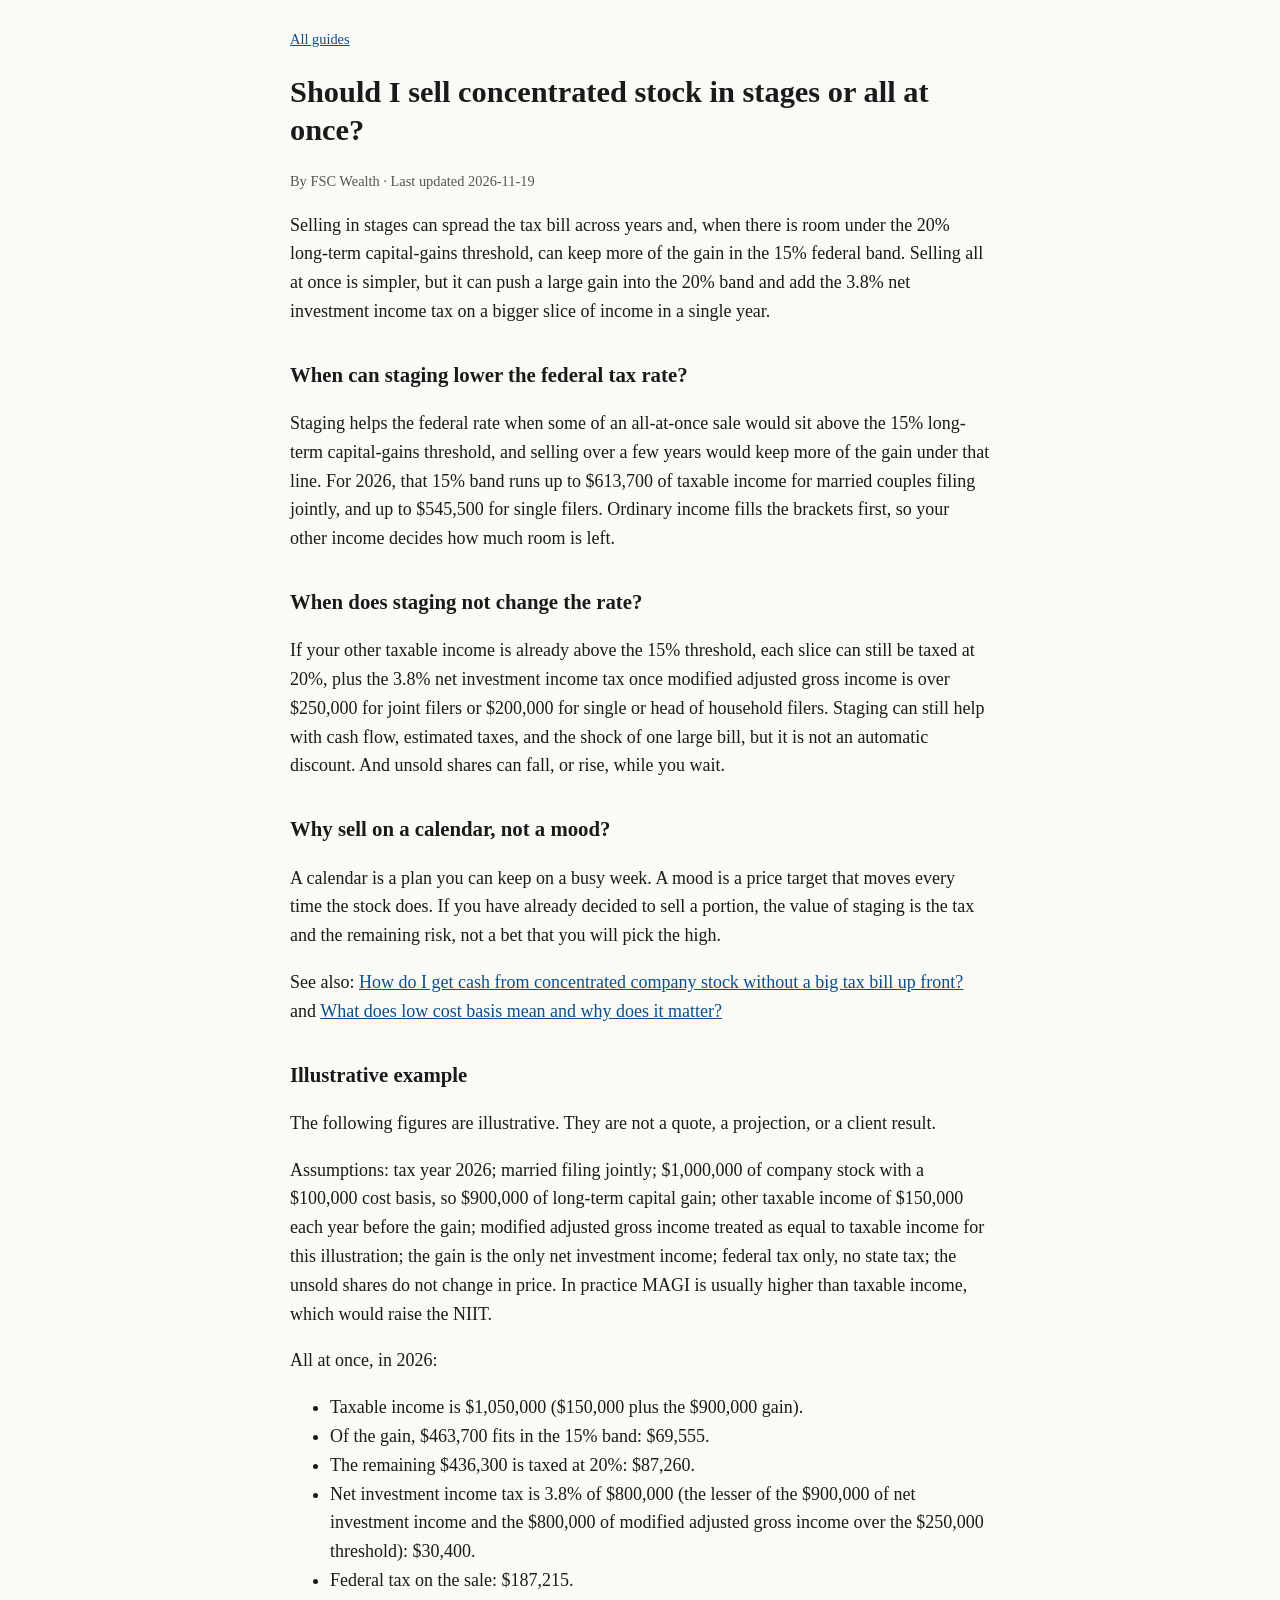
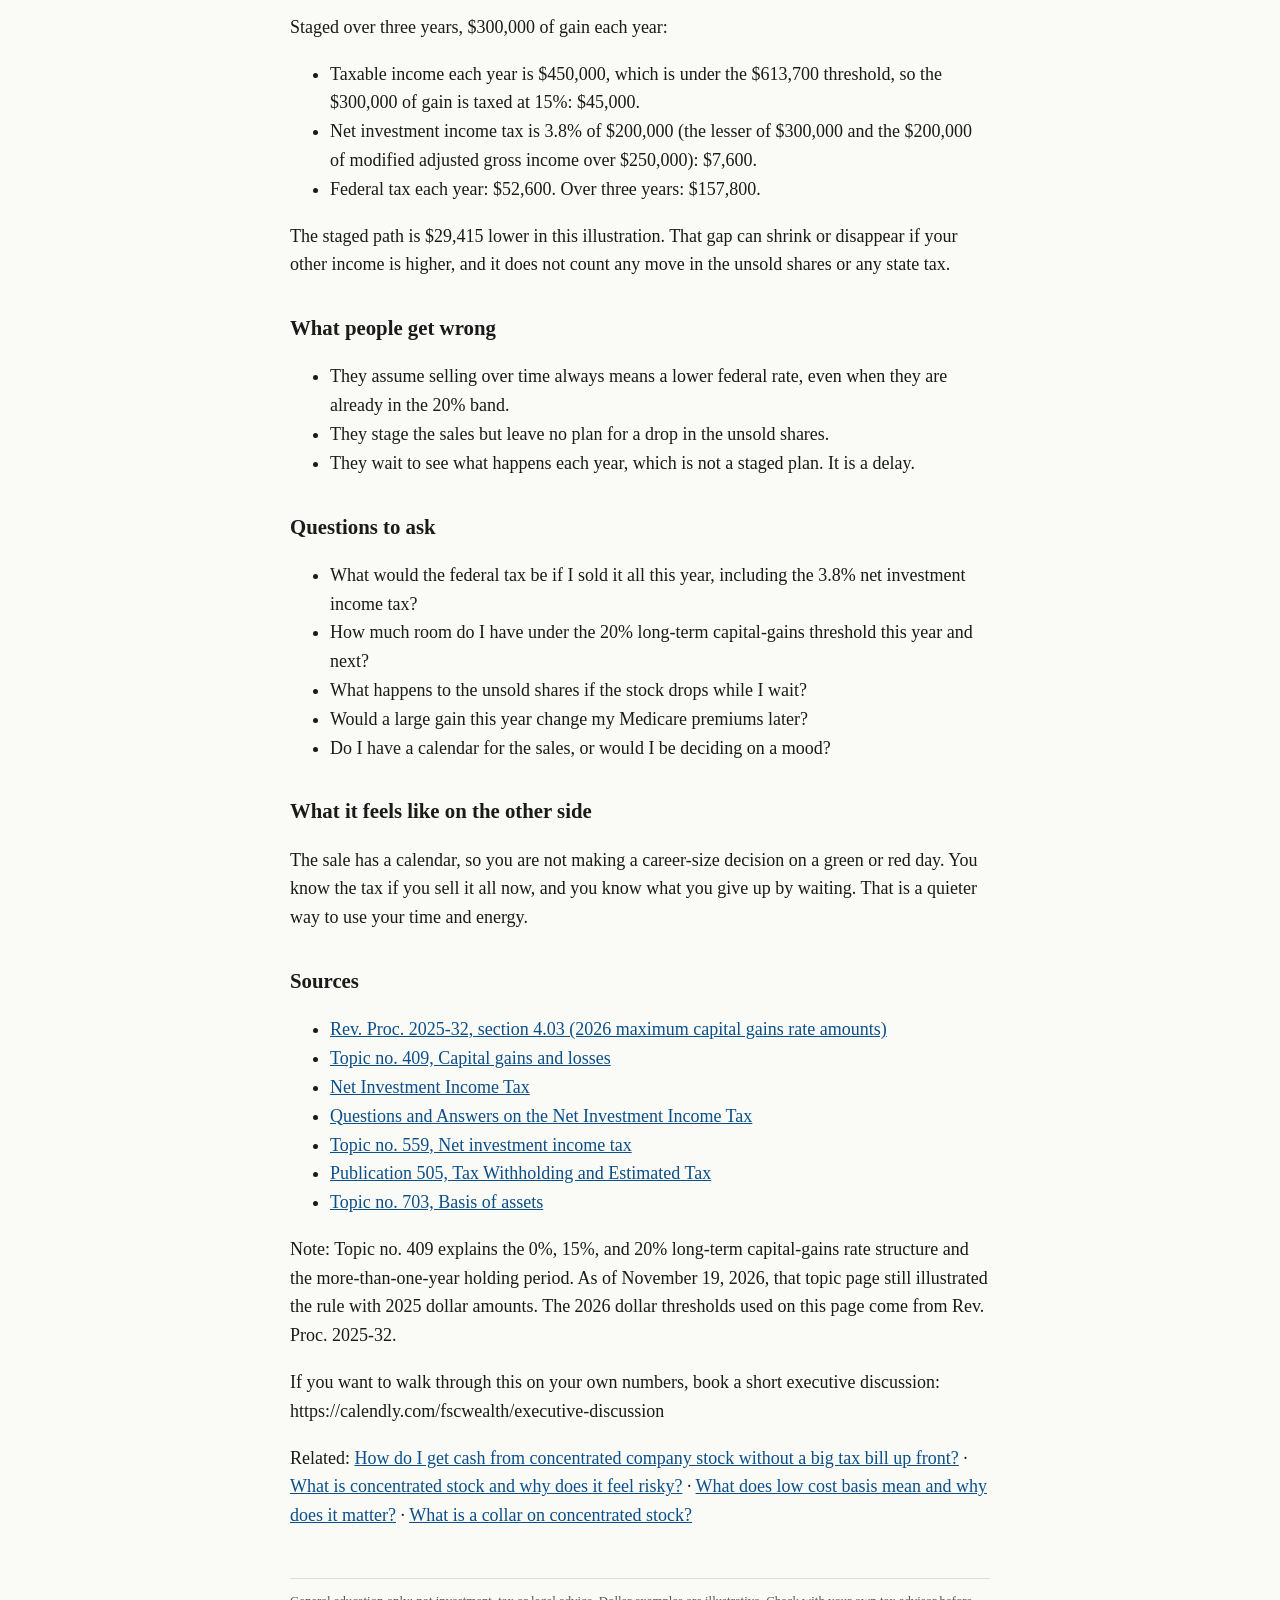
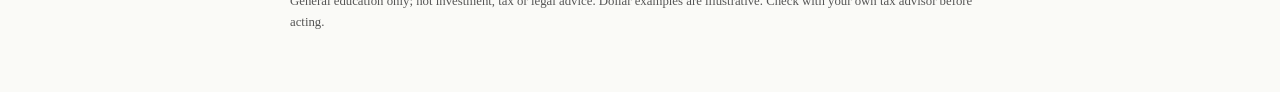
<file: should-i-sell-concentrated-stock-in-stages-or-all-at-once/index.html>
<!doctype html><html lang="en"><head><meta charset="utf-8"><meta name="viewport" content="width=device-width,initial-scale=1">
<title>Should I sell concentrated stock in stages or all at once?</title><meta name="description" content="Selling in stages can spread the tax bill and may keep more gain in the 15% federal band. Selling all at once is simpler but can raise the rate."><link rel="canonical" href="https://myfranchisenyc-oss.github.io/should-i-sell-concentrated-stock-in-stages-or-all-at-once/">
<link rel="stylesheet" href="/style.css"><script type="application/ld+json">{
  "@context": "https://schema.org",
  "@type": "FAQPage",
  "mainEntity": [
    {
      "@type": "Question",
      "name": "Should I sell concentrated stock in stages or all at once?",
      "acceptedAnswer": {
        "@type": "Answer",
        "text": "Selling in stages can spread the tax bill across years and, when there is room under the 20% long-term capital-gains threshold, can keep more of the gain in the 15% federal band. Selling all at once is simpler, but it can push a large gain into the 20% band and add the 3.8% net investment income tax on a bigger slice of income in a single year."
      }
    },
    {
      "@type": "Question",
      "name": "When can staging lower the federal tax rate?",
      "acceptedAnswer": {
        "@type": "Answer",
        "text": "Staging helps the federal rate when some of an all-at-once sale would sit above the 15% long-term capital-gains threshold, and selling over a few years would keep more of the gain under that line. For 2026, that 15% band runs up to $613,700 of taxable income for married couples filing jointly, and up to $545,500 for single filers. Ordinary income fills the brackets first, so your other income decides how much room is left."
      }
    },
    {
      "@type": "Question",
      "name": "When does staging not change the rate?",
      "acceptedAnswer": {
        "@type": "Answer",
        "text": "If your other taxable income is already above the 15% threshold, each slice can still be taxed at 20%, plus the 3.8% net investment income tax once modified adjusted gross income is over $250,000 for joint filers or $200,000 for single or head of household filers. Staging can still help with cash flow, estimated taxes, and the shock of one large bill, but it is not an automatic discount. And unsold shares can fall, or rise, while you wait."
      }
    },
    {
      "@type": "Question",
      "name": "Why sell on a calendar, not a mood?",
      "acceptedAnswer": {
        "@type": "Answer",
        "text": "A calendar is a plan you can keep on a busy week. A mood is a price target that moves every time the stock does. If you have already decided to sell a portion, the value of staging is the tax and the remaining risk, not a bet that you will pick the high."
      }
    }
  ]
}</script></head><body><main><nav><a href="/">All guides</a></nav><h1>Should I sell concentrated stock in stages or all at once?</h1><p class="meta">By FSC Wealth · Last updated 2026-11-19</p><p>Selling in stages can spread the tax bill across years and, when there is room under the 20% long-term capital-gains threshold, can keep more of the gain in the 15% federal band. Selling all at once is simpler, but it can push a large gain into the 20% band and add the 3.8% net investment income tax on a bigger slice of income in a single year.</p>
<h2>When can staging lower the federal tax rate?</h2>
<p>Staging helps the federal rate when some of an all-at-once sale would sit above the 15% long-term capital-gains threshold, and selling over a few years would keep more of the gain under that line. For 2026, that 15% band runs up to $613,700 of taxable income for married couples filing jointly, and up to $545,500 for single filers. Ordinary income fills the brackets first, so your other income decides how much room is left.</p>
<h2>When does staging not change the rate?</h2>
<p>If your other taxable income is already above the 15% threshold, each slice can still be taxed at 20%, plus the 3.8% net investment income tax once modified adjusted gross income is over $250,000 for joint filers or $200,000 for single or head of household filers. Staging can still help with cash flow, estimated taxes, and the shock of one large bill, but it is not an automatic discount. And unsold shares can fall, or rise, while you wait.</p>
<h2>Why sell on a calendar, not a mood?</h2>
<p>A calendar is a plan you can keep on a busy week. A mood is a price target that moves every time the stock does. If you have already decided to sell a portion, the value of staging is the tax and the remaining risk, not a bet that you will pick the high.</p>
<p>See also: <a href="/how-do-i-get-cash-from-concentrated-stock-without-big-tax/">How do I get cash from concentrated company stock without a big tax bill up front?</a> and <a href="/what-does-low-cost-basis-mean-and-why-does-it-matter/">What does low cost basis mean and why does it matter?</a></p>
<h2>Illustrative example</h2>
<p>The following figures are illustrative. They are not a quote, a projection, or a client result.</p>
<p>Assumptions: tax year 2026; married filing jointly; $1,000,000 of company stock with a $100,000 cost basis, so $900,000 of long-term capital gain; other taxable income of $150,000 each year before the gain; modified adjusted gross income treated as equal to taxable income for this illustration; the gain is the only net investment income; federal tax only, no state tax; the unsold shares do not change in price. In practice MAGI is usually higher than taxable income, which would raise the NIIT.</p>
<p>All at once, in 2026:</p>
<ul>
<li>Taxable income is $1,050,000 ($150,000 plus the $900,000 gain).</li>
<li>Of the gain, $463,700 fits in the 15% band: $69,555.</li>
<li>The remaining $436,300 is taxed at 20%: $87,260.</li>
<li>Net investment income tax is 3.8% of $800,000 (the lesser of the $900,000 of net investment income and the $800,000 of modified adjusted gross income over the $250,000 threshold): $30,400.</li>
<li>Federal tax on the sale: $187,215.</li>
</ul>
<p>Staged over three years, $300,000 of gain each year:</p>
<ul>
<li>Taxable income each year is $450,000, which is under the $613,700 threshold, so the $300,000 of gain is taxed at 15%: $45,000.</li>
<li>Net investment income tax is 3.8% of $200,000 (the lesser of $300,000 and the $200,000 of modified adjusted gross income over $250,000): $7,600.</li>
<li>Federal tax each year: $52,600. Over three years: $157,800.</li>
</ul>
<p>The staged path is $29,415 lower in this illustration. That gap can shrink or disappear if your other income is higher, and it does not count any move in the unsold shares or any state tax.</p>
<h2>What people get wrong</h2>
<ul>
<li>They assume selling over time always means a lower federal rate, even when they are already in the 20% band.</li>
<li>They stage the sales but leave no plan for a drop in the unsold shares.</li>
<li>They wait to see what happens each year, which is not a staged plan. It is a delay.</li>
</ul>
<h2>Questions to ask</h2>
<ul>
<li>What would the federal tax be if I sold it all this year, including the 3.8% net investment income tax?</li>
<li>How much room do I have under the 20% long-term capital-gains threshold this year and next?</li>
<li>What happens to the unsold shares if the stock drops while I wait?</li>
<li>Would a large gain this year change my Medicare premiums later?</li>
<li>Do I have a calendar for the sales, or would I be deciding on a mood?</li>
</ul>
<h2>What it feels like on the other side</h2>
<p>The sale has a calendar, so you are not making a career-size decision on a green or red day. You know the tax if you sell it all now, and you know what you give up by waiting. That is a quieter way to use your time and energy.</p>
<h2>Sources</h2>
<ul>
<li><a href="https://www.irs.gov/pub/irs-drop/rp-25-32.pdf">Rev. Proc. 2025-32, section 4.03 (2026 maximum capital gains rate amounts)</a></li>
<li><a href="https://www.irs.gov/taxtopics/tc409">Topic no. 409, Capital gains and losses</a></li>
<li><a href="https://www.irs.gov/individuals/net-investment-income-tax">Net Investment Income Tax</a></li>
<li><a href="https://www.irs.gov/newsroom/questions-and-answers-on-the-net-investment-income-tax">Questions and Answers on the Net Investment Income Tax</a></li>
<li><a href="https://www.irs.gov/taxtopics/tc559">Topic no. 559, Net investment income tax</a></li>
<li><a href="https://www.irs.gov/publications/p505">Publication 505, Tax Withholding and Estimated Tax</a></li>
<li><a href="https://www.irs.gov/taxtopics/tc703">Topic no. 703, Basis of assets</a></li>
</ul>
<p>Note: Topic no. 409 explains the 0%, 15%, and 20% long-term capital-gains rate structure and the more-than-one-year holding period. As of November 19, 2026, that topic page still illustrated the rule with 2025 dollar amounts. The 2026 dollar thresholds used on this page come from Rev. Proc. 2025-32.</p>
<p>If you want to walk through this on your own numbers, book a short executive discussion: https://calendly.com/fscwealth/executive-discussion</p>
<p>Related: <a href="/how-do-i-get-cash-from-concentrated-stock-without-big-tax/">How do I get cash from concentrated company stock without a big tax bill up front?</a> · <a href="/what-is-concentrated-stock-and-why-does-it-feel-risky/">What is concentrated stock and why does it feel risky?</a> · <a href="/what-does-low-cost-basis-mean-and-why-does-it-matter/">What does low cost basis mean and why does it matter?</a> · <a href="/what-is-a-collar-on-concentrated-stock/">What is a collar on concentrated stock?</a></p><footer>General education only; not investment, tax or legal advice. Dollar examples are illustrative. Check with your own tax advisor before acting.</footer></main></body></html>
</file>
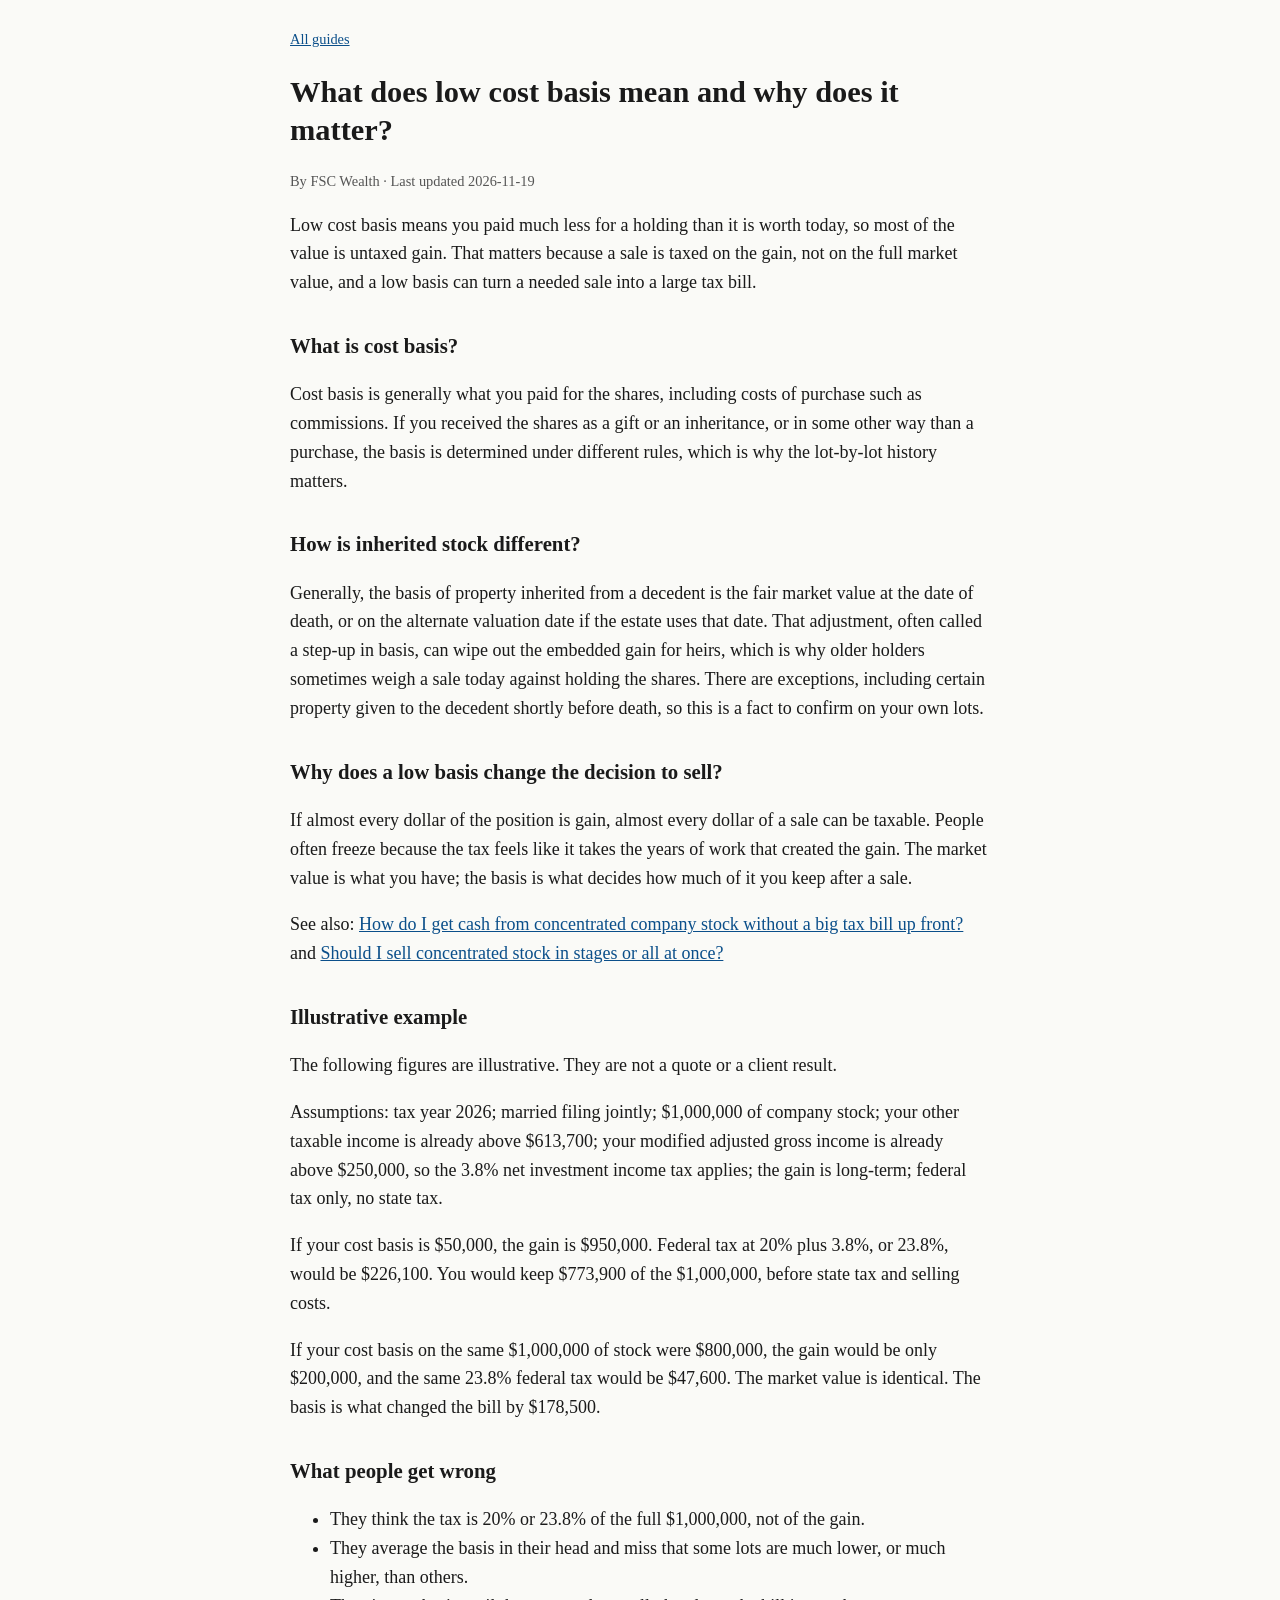
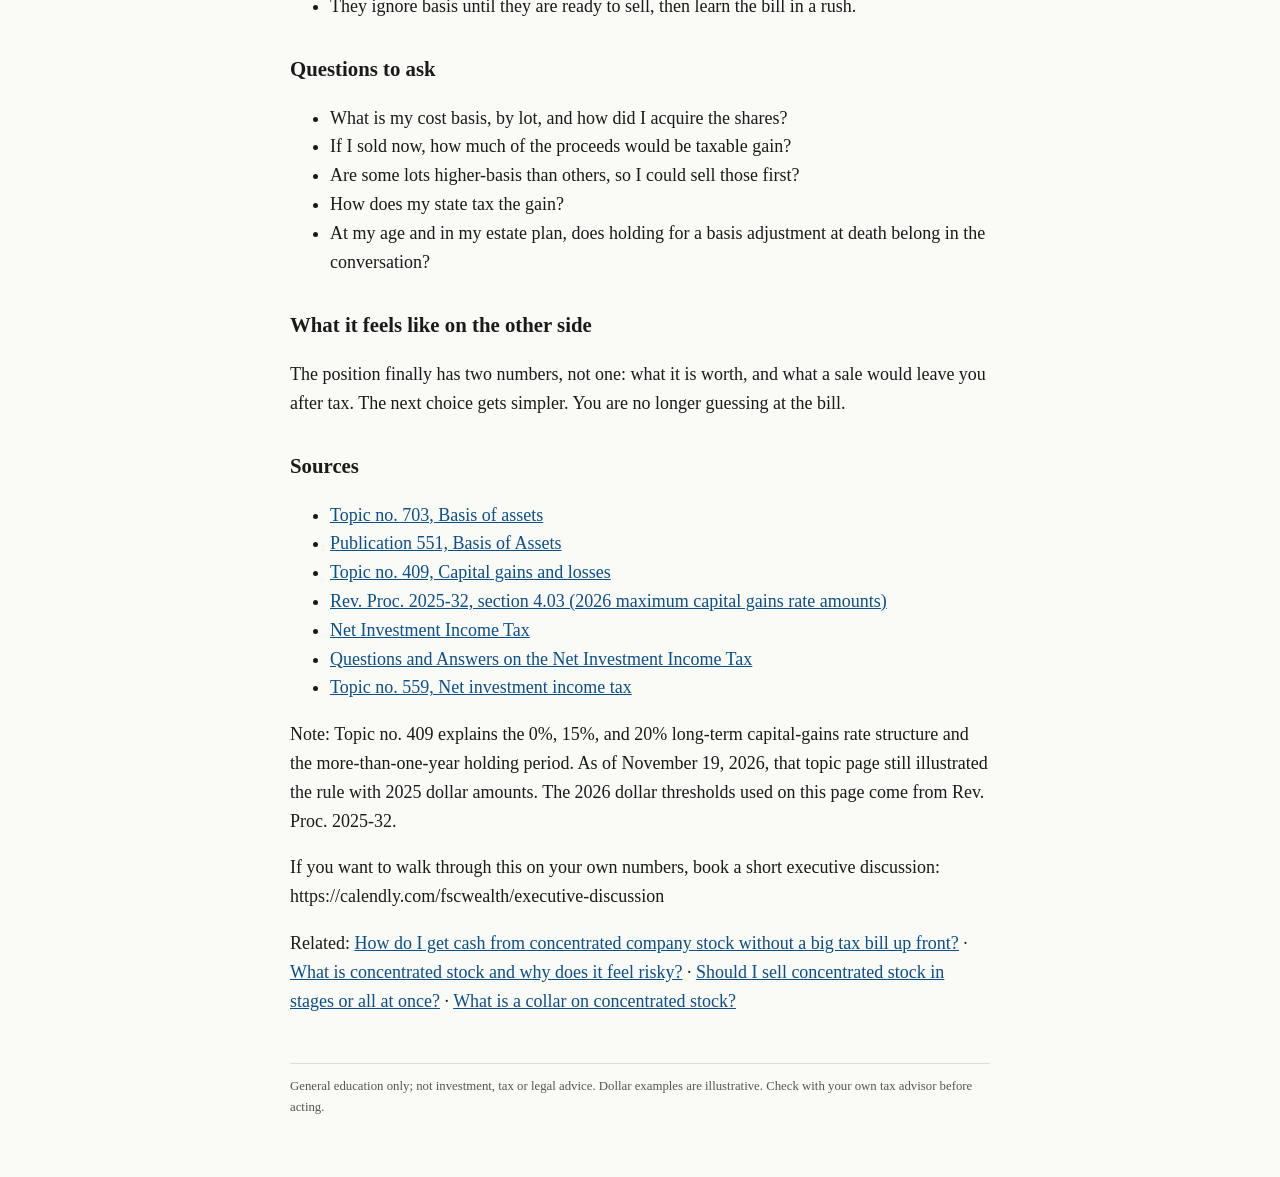
<file: what-does-low-cost-basis-mean-and-why-does-it-matter/index.html>
<!doctype html><html lang="en"><head><meta charset="utf-8"><meta name="viewport" content="width=device-width,initial-scale=1">
<title>What does low cost basis mean and why does it matter?</title><meta name="description" content="Low cost basis means you paid much less than the shares are worth today, so most of the value is untaxed gain. Tax is on the gain, not the full price."><link rel="canonical" href="https://myfranchisenyc-oss.github.io/what-does-low-cost-basis-mean-and-why-does-it-matter/">
<link rel="stylesheet" href="/style.css"><script type="application/ld+json">{
  "@context": "https://schema.org",
  "@type": "FAQPage",
  "mainEntity": [
    {
      "@type": "Question",
      "name": "What does low cost basis mean and why does it matter?",
      "acceptedAnswer": {
        "@type": "Answer",
        "text": "Low cost basis means you paid much less for a holding than it is worth today, so most of the value is untaxed gain. That matters because a sale is taxed on the gain, not on the full market value, and a low basis can turn a needed sale into a large tax bill."
      }
    },
    {
      "@type": "Question",
      "name": "What is cost basis?",
      "acceptedAnswer": {
        "@type": "Answer",
        "text": "Cost basis is generally what you paid for the shares, including costs of purchase such as commissions. If you received the shares as a gift or an inheritance, or in some other way than a purchase, the basis is determined under different rules, which is why the lot-by-lot history matters."
      }
    },
    {
      "@type": "Question",
      "name": "How is inherited stock different?",
      "acceptedAnswer": {
        "@type": "Answer",
        "text": "Generally, the basis of property inherited from a decedent is the fair market value at the date of death, or on the alternate valuation date if the estate uses that date. That adjustment, often called a step-up in basis, can wipe out the embedded gain for heirs, which is why older holders sometimes weigh a sale today against holding the shares. There are exceptions, including certain property given to the decedent shortly before death, so this is a fact to confirm on your own lots."
      }
    },
    {
      "@type": "Question",
      "name": "Why does a low basis change the decision to sell?",
      "acceptedAnswer": {
        "@type": "Answer",
        "text": "If almost every dollar of the position is gain, almost every dollar of a sale can be taxable. People often freeze because the tax feels like it takes the years of work that created the gain. The market value is what you have; the basis is what decides how much of it you keep after a sale."
      }
    }
  ]
}</script></head><body><main><nav><a href="/">All guides</a></nav><h1>What does low cost basis mean and why does it matter?</h1><p class="meta">By FSC Wealth · Last updated 2026-11-19</p><p>Low cost basis means you paid much less for a holding than it is worth today, so most of the value is untaxed gain. That matters because a sale is taxed on the gain, not on the full market value, and a low basis can turn a needed sale into a large tax bill.</p>
<h2>What is cost basis?</h2>
<p>Cost basis is generally what you paid for the shares, including costs of purchase such as commissions. If you received the shares as a gift or an inheritance, or in some other way than a purchase, the basis is determined under different rules, which is why the lot-by-lot history matters.</p>
<h2>How is inherited stock different?</h2>
<p>Generally, the basis of property inherited from a decedent is the fair market value at the date of death, or on the alternate valuation date if the estate uses that date. That adjustment, often called a step-up in basis, can wipe out the embedded gain for heirs, which is why older holders sometimes weigh a sale today against holding the shares. There are exceptions, including certain property given to the decedent shortly before death, so this is a fact to confirm on your own lots.</p>
<h2>Why does a low basis change the decision to sell?</h2>
<p>If almost every dollar of the position is gain, almost every dollar of a sale can be taxable. People often freeze because the tax feels like it takes the years of work that created the gain. The market value is what you have; the basis is what decides how much of it you keep after a sale.</p>
<p>See also: <a href="/how-do-i-get-cash-from-concentrated-stock-without-big-tax/">How do I get cash from concentrated company stock without a big tax bill up front?</a> and <a href="/should-i-sell-concentrated-stock-in-stages-or-all-at-once/">Should I sell concentrated stock in stages or all at once?</a></p>
<h2>Illustrative example</h2>
<p>The following figures are illustrative. They are not a quote or a client result.</p>
<p>Assumptions: tax year 2026; married filing jointly; $1,000,000 of company stock; your other taxable income is already above $613,700; your modified adjusted gross income is already above $250,000, so the 3.8% net investment income tax applies; the gain is long-term; federal tax only, no state tax.</p>
<p>If your cost basis is $50,000, the gain is $950,000. Federal tax at 20% plus 3.8%, or 23.8%, would be $226,100. You would keep $773,900 of the $1,000,000, before state tax and selling costs.</p>
<p>If your cost basis on the same $1,000,000 of stock were $800,000, the gain would be only $200,000, and the same 23.8% federal tax would be $47,600. The market value is identical. The basis is what changed the bill by $178,500.</p>
<h2>What people get wrong</h2>
<ul>
<li>They think the tax is 20% or 23.8% of the full $1,000,000, not of the gain.</li>
<li>They average the basis in their head and miss that some lots are much lower, or much higher, than others.</li>
<li>They ignore basis until they are ready to sell, then learn the bill in a rush.</li>
</ul>
<h2>Questions to ask</h2>
<ul>
<li>What is my cost basis, by lot, and how did I acquire the shares?</li>
<li>If I sold now, how much of the proceeds would be taxable gain?</li>
<li>Are some lots higher-basis than others, so I could sell those first?</li>
<li>How does my state tax the gain?</li>
<li>At my age and in my estate plan, does holding for a basis adjustment at death belong in the conversation?</li>
</ul>
<h2>What it feels like on the other side</h2>
<p>The position finally has two numbers, not one: what it is worth, and what a sale would leave you after tax. The next choice gets simpler. You are no longer guessing at the bill.</p>
<h2>Sources</h2>
<ul>
<li><a href="https://www.irs.gov/taxtopics/tc703">Topic no. 703, Basis of assets</a></li>
<li><a href="https://www.irs.gov/publications/p551">Publication 551, Basis of Assets</a></li>
<li><a href="https://www.irs.gov/taxtopics/tc409">Topic no. 409, Capital gains and losses</a></li>
<li><a href="https://www.irs.gov/pub/irs-drop/rp-25-32.pdf">Rev. Proc. 2025-32, section 4.03 (2026 maximum capital gains rate amounts)</a></li>
<li><a href="https://www.irs.gov/individuals/net-investment-income-tax">Net Investment Income Tax</a></li>
<li><a href="https://www.irs.gov/newsroom/questions-and-answers-on-the-net-investment-income-tax">Questions and Answers on the Net Investment Income Tax</a></li>
<li><a href="https://www.irs.gov/taxtopics/tc559">Topic no. 559, Net investment income tax</a></li>
</ul>
<p>Note: Topic no. 409 explains the 0%, 15%, and 20% long-term capital-gains rate structure and the more-than-one-year holding period. As of November 19, 2026, that topic page still illustrated the rule with 2025 dollar amounts. The 2026 dollar thresholds used on this page come from Rev. Proc. 2025-32.</p>
<p>If you want to walk through this on your own numbers, book a short executive discussion: https://calendly.com/fscwealth/executive-discussion</p>
<p>Related: <a href="/how-do-i-get-cash-from-concentrated-stock-without-big-tax/">How do I get cash from concentrated company stock without a big tax bill up front?</a> · <a href="/what-is-concentrated-stock-and-why-does-it-feel-risky/">What is concentrated stock and why does it feel risky?</a> · <a href="/should-i-sell-concentrated-stock-in-stages-or-all-at-once/">Should I sell concentrated stock in stages or all at once?</a> · <a href="/what-is-a-collar-on-concentrated-stock/">What is a collar on concentrated stock?</a></p><footer>General education only; not investment, tax or legal advice. Dollar examples are illustrative. Check with your own tax advisor before acting.</footer></main></body></html>
</file>
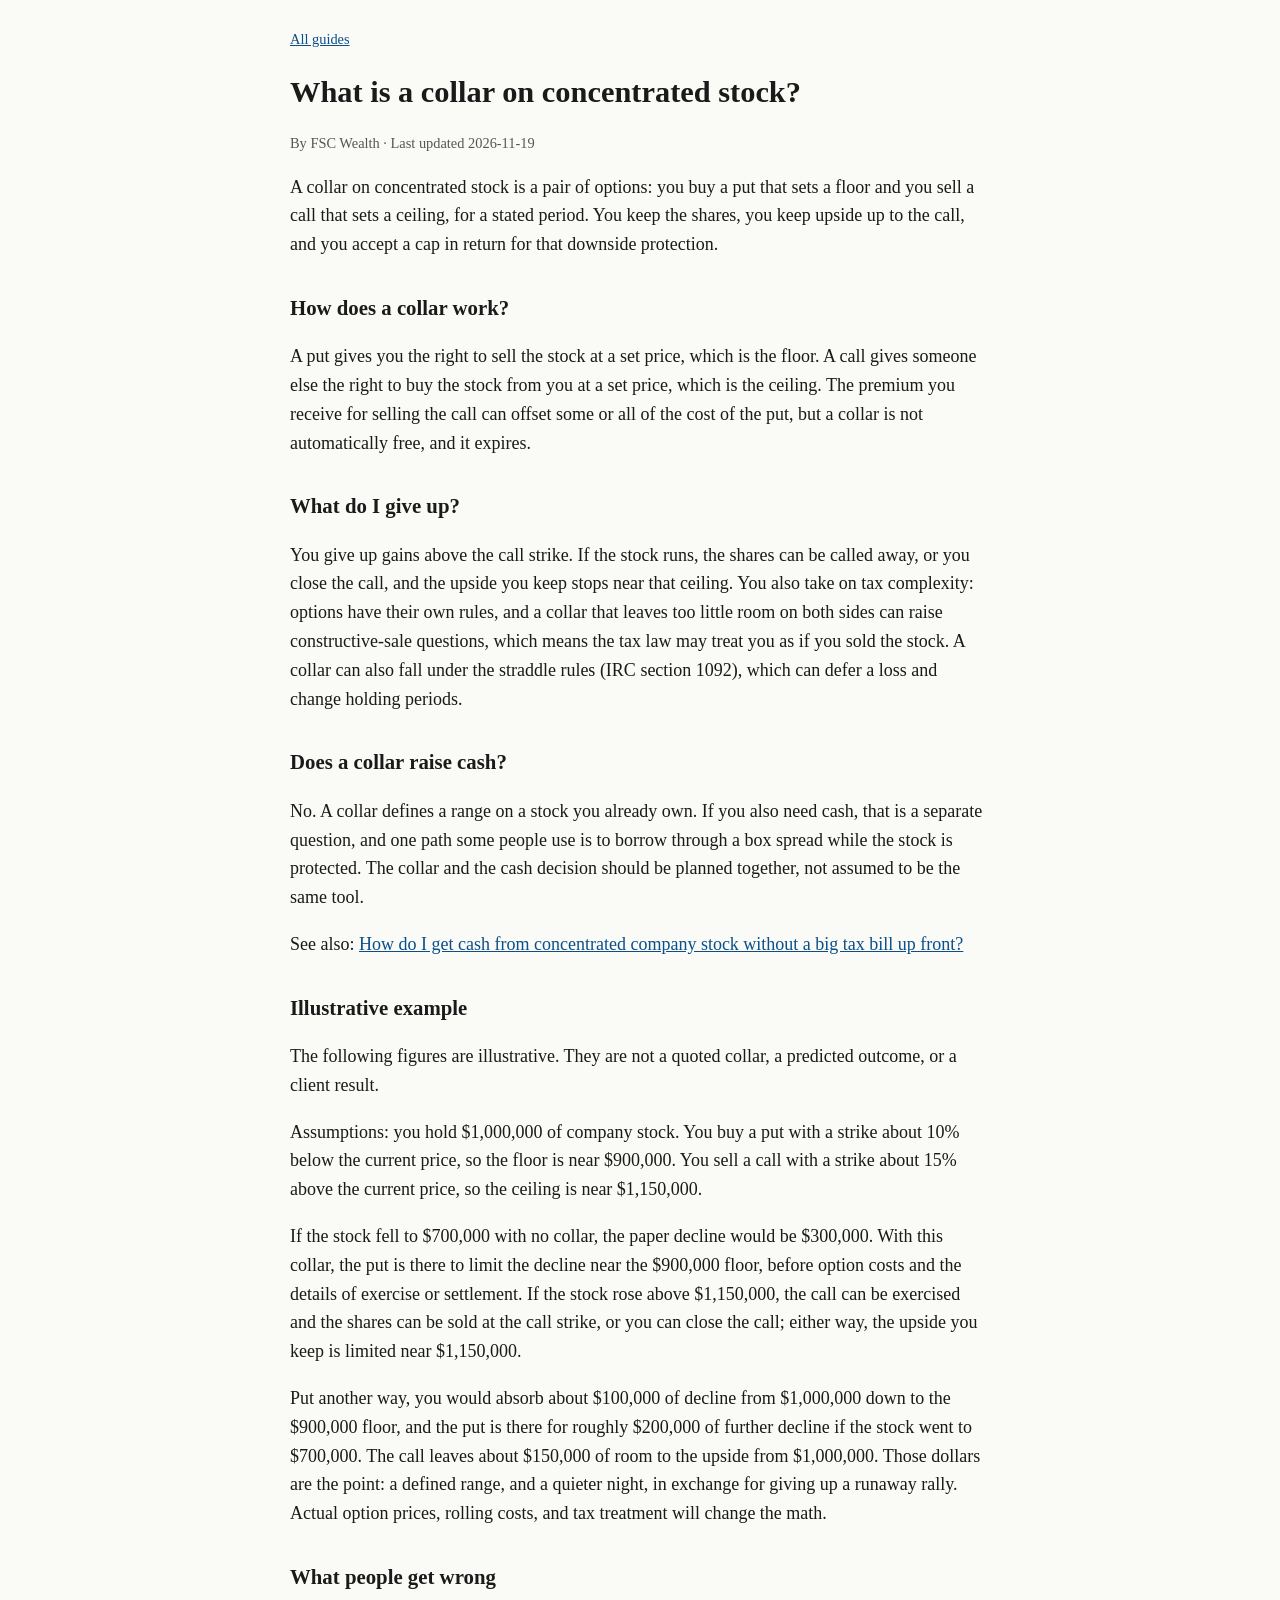
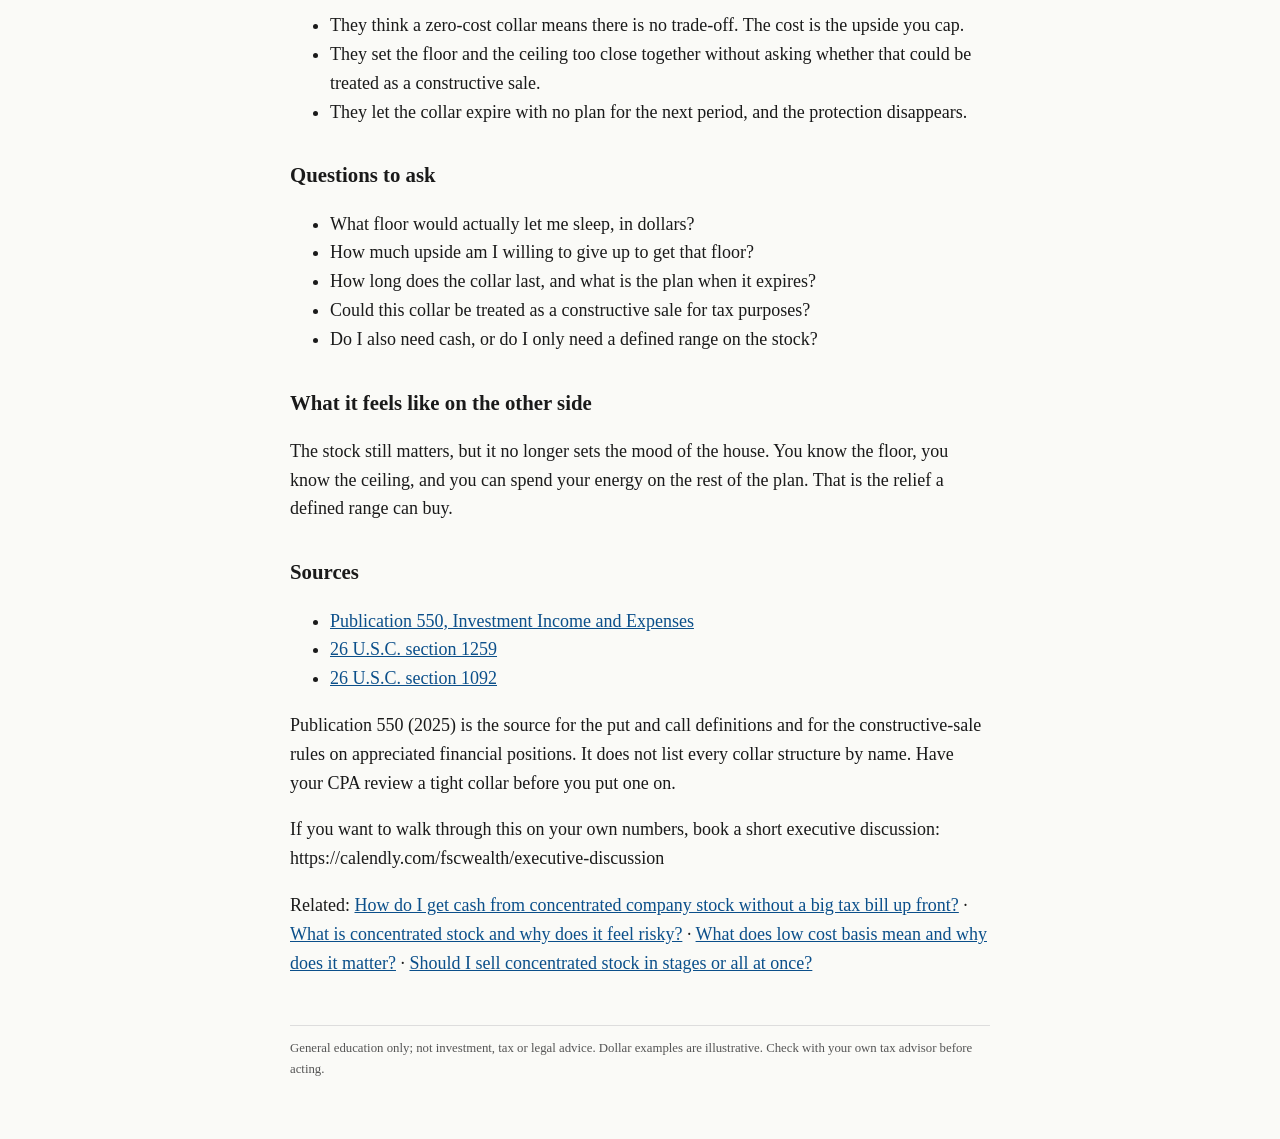
<file: what-is-a-collar-on-concentrated-stock/index.html>
<!doctype html><html lang="en"><head><meta charset="utf-8"><meta name="viewport" content="width=device-width,initial-scale=1">
<title>What is a collar on concentrated stock?</title><meta name="description" content="A collar is a put that sets a floor and a call that sets a ceiling, for a stated period. You keep the shares and some upside, and you cap the rest."><link rel="canonical" href="https://myfranchisenyc-oss.github.io/what-is-a-collar-on-concentrated-stock/">
<link rel="stylesheet" href="/style.css"><script type="application/ld+json">{
  "@context": "https://schema.org",
  "@type": "FAQPage",
  "mainEntity": [
    {
      "@type": "Question",
      "name": "What is a collar on concentrated stock?",
      "acceptedAnswer": {
        "@type": "Answer",
        "text": "A collar on concentrated stock is a pair of options: you buy a put that sets a floor and you sell a call that sets a ceiling, for a stated period. You keep the shares, you keep upside up to the call, and you accept a cap in return for that downside protection."
      }
    },
    {
      "@type": "Question",
      "name": "How does a collar work?",
      "acceptedAnswer": {
        "@type": "Answer",
        "text": "A put gives you the right to sell the stock at a set price, which is the floor. A call gives someone else the right to buy the stock from you at a set price, which is the ceiling. The premium you receive for selling the call can offset some or all of the cost of the put, but a collar is not automatically free, and it expires."
      }
    },
    {
      "@type": "Question",
      "name": "What do I give up?",
      "acceptedAnswer": {
        "@type": "Answer",
        "text": "You give up gains above the call strike. If the stock runs, the shares can be called away, or you close the call, and the upside you keep stops near that ceiling. You also take on tax complexity: options have their own rules, and a collar that leaves too little room on both sides can raise constructive-sale questions, which means the tax law may treat you as if you sold the stock. A collar can also fall under the straddle rules (IRC section 1092), which can defer a loss and change holding periods."
      }
    },
    {
      "@type": "Question",
      "name": "Does a collar raise cash?",
      "acceptedAnswer": {
        "@type": "Answer",
        "text": "No. A collar defines a range on a stock you already own. If you also need cash, that is a separate question, and one path some people use is to borrow through a box spread while the stock is protected. The collar and the cash decision should be planned together, not assumed to be the same tool."
      }
    }
  ]
}</script></head><body><main><nav><a href="/">All guides</a></nav><h1>What is a collar on concentrated stock?</h1><p class="meta">By FSC Wealth · Last updated 2026-11-19</p><p>A collar on concentrated stock is a pair of options: you buy a put that sets a floor and you sell a call that sets a ceiling, for a stated period. You keep the shares, you keep upside up to the call, and you accept a cap in return for that downside protection.</p>
<h2>How does a collar work?</h2>
<p>A put gives you the right to sell the stock at a set price, which is the floor. A call gives someone else the right to buy the stock from you at a set price, which is the ceiling. The premium you receive for selling the call can offset some or all of the cost of the put, but a collar is not automatically free, and it expires.</p>
<h2>What do I give up?</h2>
<p>You give up gains above the call strike. If the stock runs, the shares can be called away, or you close the call, and the upside you keep stops near that ceiling. You also take on tax complexity: options have their own rules, and a collar that leaves too little room on both sides can raise constructive-sale questions, which means the tax law may treat you as if you sold the stock. A collar can also fall under the straddle rules (IRC section 1092), which can defer a loss and change holding periods.</p>
<h2>Does a collar raise cash?</h2>
<p>No. A collar defines a range on a stock you already own. If you also need cash, that is a separate question, and one path some people use is to borrow through a box spread while the stock is protected. The collar and the cash decision should be planned together, not assumed to be the same tool.</p>
<p>See also: <a href="/how-do-i-get-cash-from-concentrated-stock-without-big-tax/">How do I get cash from concentrated company stock without a big tax bill up front?</a></p>
<h2>Illustrative example</h2>
<p>The following figures are illustrative. They are not a quoted collar, a predicted outcome, or a client result.</p>
<p>Assumptions: you hold $1,000,000 of company stock. You buy a put with a strike about 10% below the current price, so the floor is near $900,000. You sell a call with a strike about 15% above the current price, so the ceiling is near $1,150,000.</p>
<p>If the stock fell to $700,000 with no collar, the paper decline would be $300,000. With this collar, the put is there to limit the decline near the $900,000 floor, before option costs and the details of exercise or settlement. If the stock rose above $1,150,000, the call can be exercised and the shares can be sold at the call strike, or you can close the call; either way, the upside you keep is limited near $1,150,000.</p>
<p>Put another way, you would absorb about $100,000 of decline from $1,000,000 down to the $900,000 floor, and the put is there for roughly $200,000 of further decline if the stock went to $700,000. The call leaves about $150,000 of room to the upside from $1,000,000. Those dollars are the point: a defined range, and a quieter night, in exchange for giving up a runaway rally. Actual option prices, rolling costs, and tax treatment will change the math.</p>
<h2>What people get wrong</h2>
<ul>
<li>They think a zero-cost collar means there is no trade-off. The cost is the upside you cap.</li>
<li>They set the floor and the ceiling too close together without asking whether that could be treated as a constructive sale.</li>
<li>They let the collar expire with no plan for the next period, and the protection disappears.</li>
</ul>
<h2>Questions to ask</h2>
<ul>
<li>What floor would actually let me sleep, in dollars?</li>
<li>How much upside am I willing to give up to get that floor?</li>
<li>How long does the collar last, and what is the plan when it expires?</li>
<li>Could this collar be treated as a constructive sale for tax purposes?</li>
<li>Do I also need cash, or do I only need a defined range on the stock?</li>
</ul>
<h2>What it feels like on the other side</h2>
<p>The stock still matters, but it no longer sets the mood of the house. You know the floor, you know the ceiling, and you can spend your energy on the rest of the plan. That is the relief a defined range can buy.</p>
<h2>Sources</h2>
<ul>
<li><a href="https://www.irs.gov/publications/p550">Publication 550, Investment Income and Expenses</a></li>
<li><a href="https://uscode.house.gov/us/usc/119-142/t26/s1259/">26 U.S.C. section 1259</a></li>
<li><a href="https://uscode.house.gov/us/usc/119-142/t26/s1092/">26 U.S.C. section 1092</a></li>
</ul>
<p>Publication 550 (2025) is the source for the put and call definitions and for the constructive-sale rules on appreciated financial positions. It does not list every collar structure by name. Have your CPA review a tight collar before you put one on.</p>
<p>If you want to walk through this on your own numbers, book a short executive discussion: https://calendly.com/fscwealth/executive-discussion</p>
<p>Related: <a href="/how-do-i-get-cash-from-concentrated-stock-without-big-tax/">How do I get cash from concentrated company stock without a big tax bill up front?</a> · <a href="/what-is-concentrated-stock-and-why-does-it-feel-risky/">What is concentrated stock and why does it feel risky?</a> · <a href="/what-does-low-cost-basis-mean-and-why-does-it-matter/">What does low cost basis mean and why does it matter?</a> · <a href="/should-i-sell-concentrated-stock-in-stages-or-all-at-once/">Should I sell concentrated stock in stages or all at once?</a></p><footer>General education only; not investment, tax or legal advice. Dollar examples are illustrative. Check with your own tax advisor before acting.</footer></main></body></html>
</file>
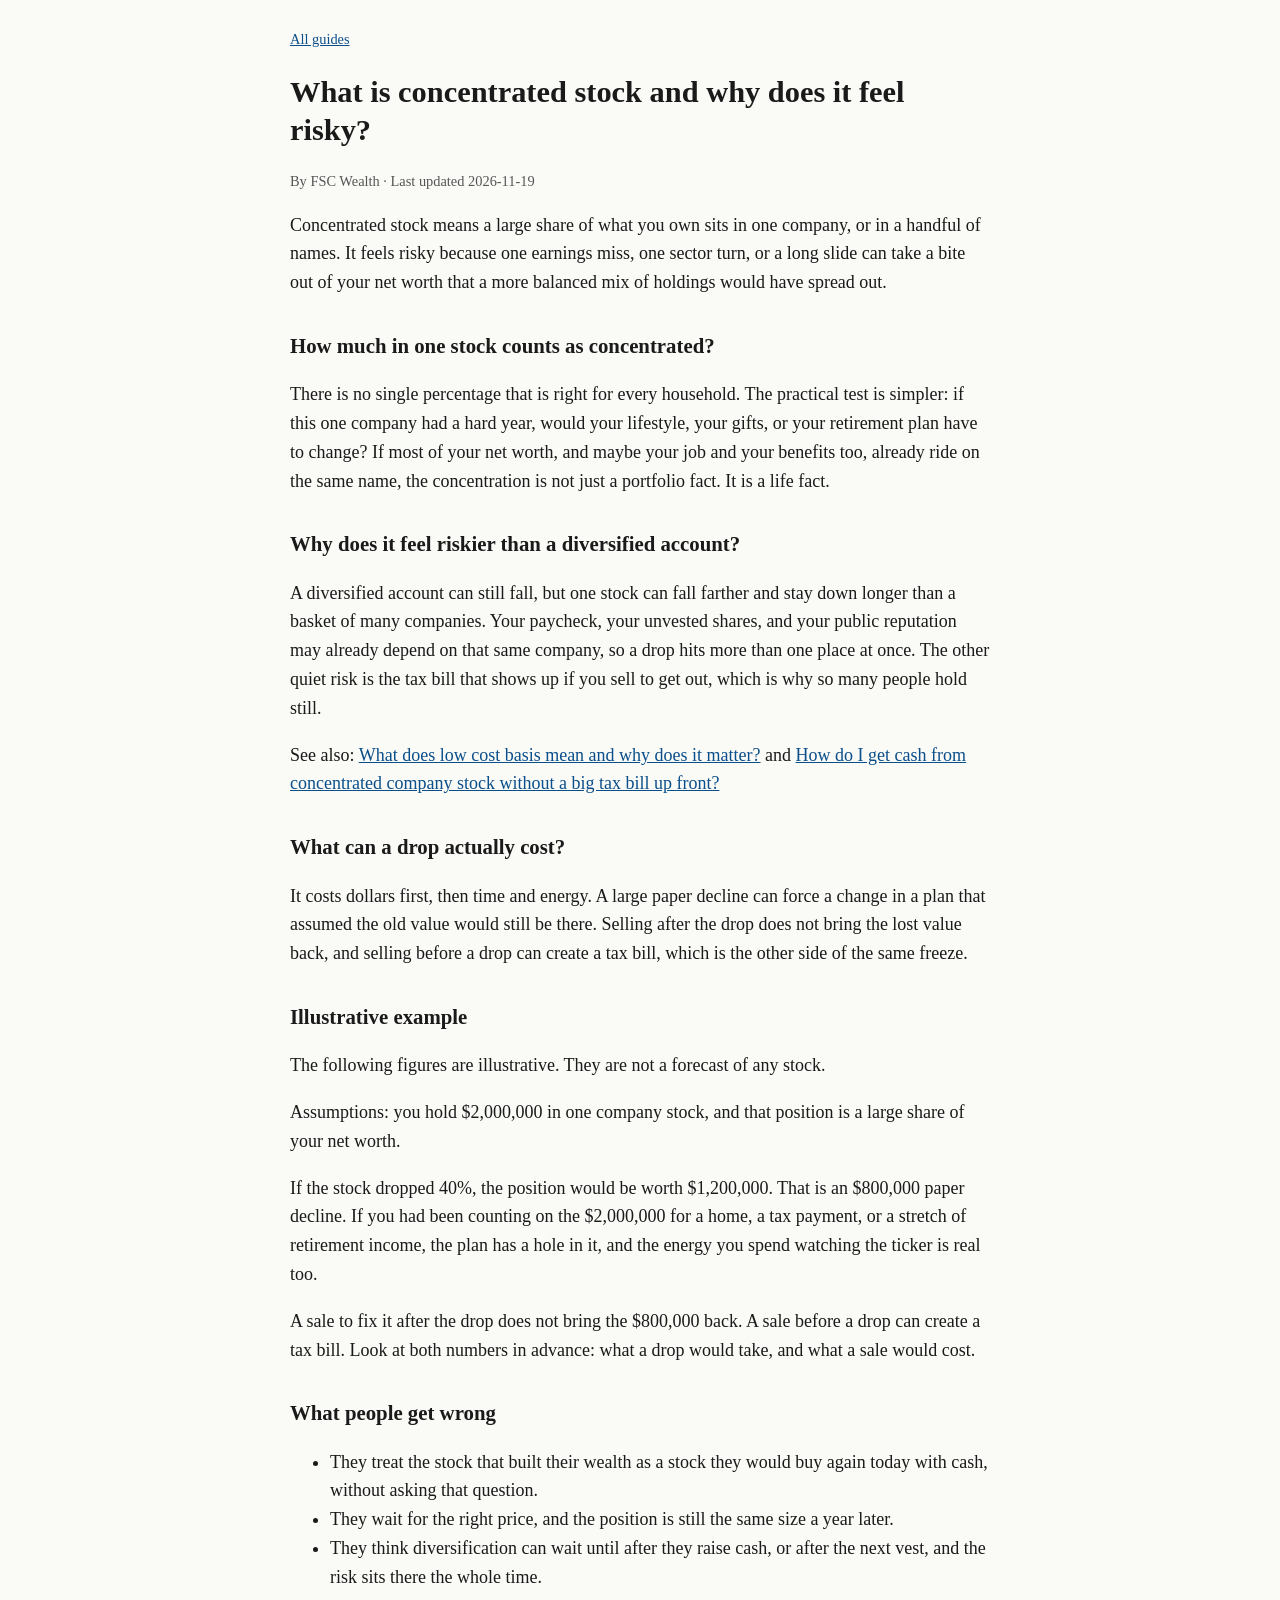
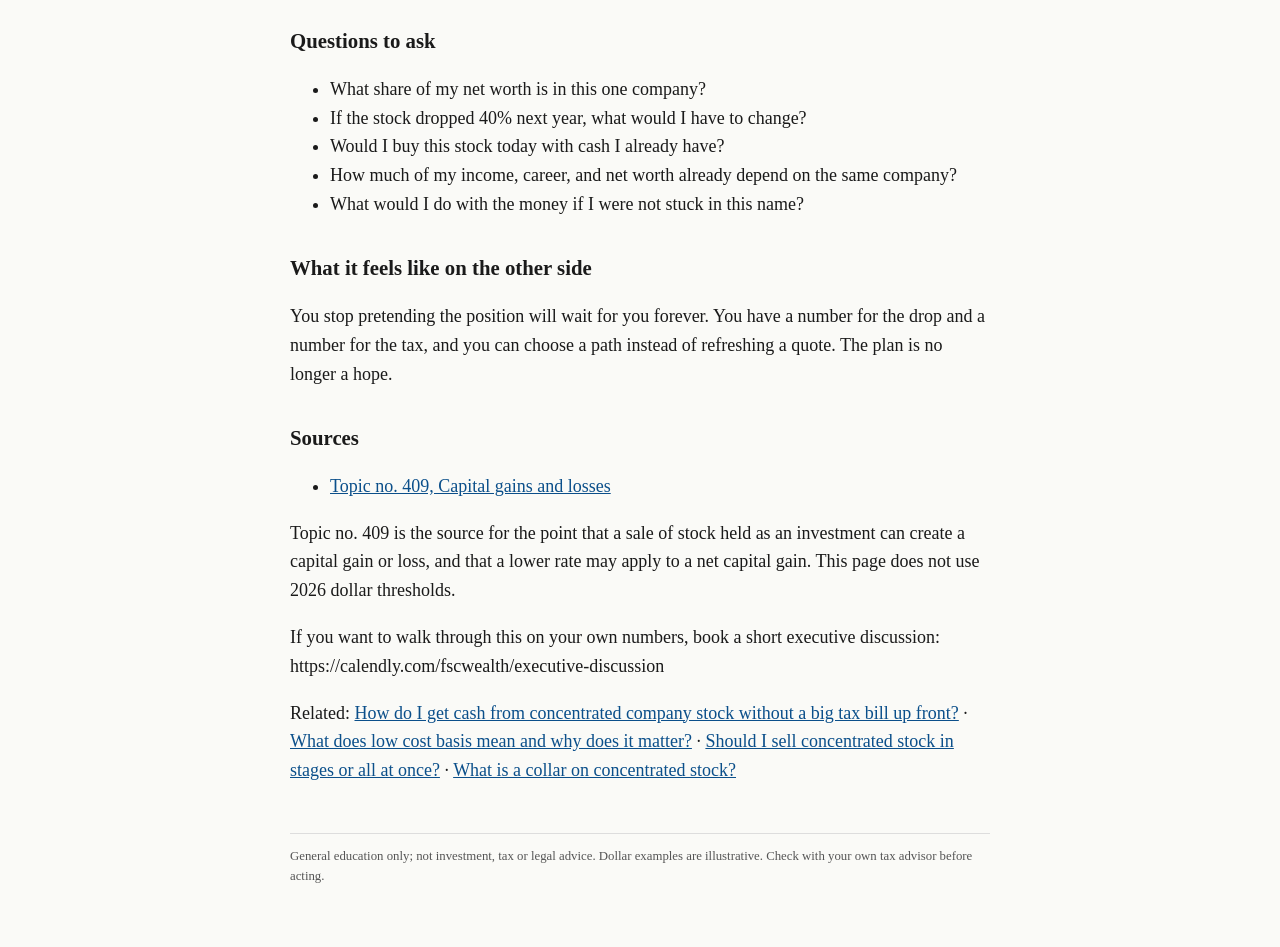
<file: what-is-concentrated-stock-and-why-does-it-feel-risky/index.html>
<!doctype html><html lang="en"><head><meta charset="utf-8"><meta name="viewport" content="width=device-width,initial-scale=1">
<title>What is concentrated stock and why does it feel risky?</title><meta name="description" content="Concentrated stock means a large share of what you own sits in one company. One drop can take a bite a broader mix would have spread out."><link rel="canonical" href="https://myfranchisenyc-oss.github.io/what-is-concentrated-stock-and-why-does-it-feel-risky/">
<link rel="stylesheet" href="/style.css"><script type="application/ld+json">{
  "@context": "https://schema.org",
  "@type": "FAQPage",
  "mainEntity": [
    {
      "@type": "Question",
      "name": "What is concentrated stock and why does it feel risky?",
      "acceptedAnswer": {
        "@type": "Answer",
        "text": "Concentrated stock means a large share of what you own sits in one company, or in a handful of names. It feels risky because one earnings miss, one sector turn, or a long slide can take a bite out of your net worth that a more balanced mix of holdings would have spread out."
      }
    },
    {
      "@type": "Question",
      "name": "How much in one stock counts as concentrated?",
      "acceptedAnswer": {
        "@type": "Answer",
        "text": "There is no single percentage that is right for every household. The practical test is simpler: if this one company had a hard year, would your lifestyle, your gifts, or your retirement plan have to change? If most of your net worth, and maybe your job and your benefits too, already ride on the same name, the concentration is not just a portfolio fact. It is a life fact."
      }
    },
    {
      "@type": "Question",
      "name": "Why does it feel riskier than a diversified account?",
      "acceptedAnswer": {
        "@type": "Answer",
        "text": "A diversified account can still fall, but one stock can fall farther and stay down longer than a basket of many companies. Your paycheck, your unvested shares, and your public reputation may already depend on that same company, so a drop hits more than one place at once. The other quiet risk is the tax bill that shows up if you sell to get out, which is why so many people hold still."
      }
    },
    {
      "@type": "Question",
      "name": "What can a drop actually cost?",
      "acceptedAnswer": {
        "@type": "Answer",
        "text": "It costs dollars first, then time and energy. A large paper decline can force a change in a plan that assumed the old value would still be there. Selling after the drop does not bring the lost value back, and selling before a drop can create a tax bill, which is the other side of the same freeze."
      }
    }
  ]
}</script></head><body><main><nav><a href="/">All guides</a></nav><h1>What is concentrated stock and why does it feel risky?</h1><p class="meta">By FSC Wealth · Last updated 2026-11-19</p><p>Concentrated stock means a large share of what you own sits in one company, or in a handful of names. It feels risky because one earnings miss, one sector turn, or a long slide can take a bite out of your net worth that a more balanced mix of holdings would have spread out.</p>
<h2>How much in one stock counts as concentrated?</h2>
<p>There is no single percentage that is right for every household. The practical test is simpler: if this one company had a hard year, would your lifestyle, your gifts, or your retirement plan have to change? If most of your net worth, and maybe your job and your benefits too, already ride on the same name, the concentration is not just a portfolio fact. It is a life fact.</p>
<h2>Why does it feel riskier than a diversified account?</h2>
<p>A diversified account can still fall, but one stock can fall farther and stay down longer than a basket of many companies. Your paycheck, your unvested shares, and your public reputation may already depend on that same company, so a drop hits more than one place at once. The other quiet risk is the tax bill that shows up if you sell to get out, which is why so many people hold still.</p>
<p>See also: <a href="/what-does-low-cost-basis-mean-and-why-does-it-matter/">What does low cost basis mean and why does it matter?</a> and <a href="/how-do-i-get-cash-from-concentrated-stock-without-big-tax/">How do I get cash from concentrated company stock without a big tax bill up front?</a></p>
<h2>What can a drop actually cost?</h2>
<p>It costs dollars first, then time and energy. A large paper decline can force a change in a plan that assumed the old value would still be there. Selling after the drop does not bring the lost value back, and selling before a drop can create a tax bill, which is the other side of the same freeze.</p>
<h2>Illustrative example</h2>
<p>The following figures are illustrative. They are not a forecast of any stock.</p>
<p>Assumptions: you hold $2,000,000 in one company stock, and that position is a large share of your net worth.</p>
<p>If the stock dropped 40%, the position would be worth $1,200,000. That is an $800,000 paper decline. If you had been counting on the $2,000,000 for a home, a tax payment, or a stretch of retirement income, the plan has a hole in it, and the energy you spend watching the ticker is real too.</p>
<p>A sale to fix it after the drop does not bring the $800,000 back. A sale before a drop can create a tax bill. Look at both numbers in advance: what a drop would take, and what a sale would cost.</p>
<h2>What people get wrong</h2>
<ul>
<li>They treat the stock that built their wealth as a stock they would buy again today with cash, without asking that question.</li>
<li>They wait for the right price, and the position is still the same size a year later.</li>
<li>They think diversification can wait until after they raise cash, or after the next vest, and the risk sits there the whole time.</li>
</ul>
<h2>Questions to ask</h2>
<ul>
<li>What share of my net worth is in this one company?</li>
<li>If the stock dropped 40% next year, what would I have to change?</li>
<li>Would I buy this stock today with cash I already have?</li>
<li>How much of my income, career, and net worth already depend on the same company?</li>
<li>What would I do with the money if I were not stuck in this name?</li>
</ul>
<h2>What it feels like on the other side</h2>
<p>You stop pretending the position will wait for you forever. You have a number for the drop and a number for the tax, and you can choose a path instead of refreshing a quote. The plan is no longer a hope.</p>
<h2>Sources</h2>
<ul>
<li><a href="https://www.irs.gov/taxtopics/tc409">Topic no. 409, Capital gains and losses</a></li>
</ul>
<p>Topic no. 409 is the source for the point that a sale of stock held as an investment can create a capital gain or loss, and that a lower rate may apply to a net capital gain. This page does not use 2026 dollar thresholds.</p>
<p>If you want to walk through this on your own numbers, book a short executive discussion: https://calendly.com/fscwealth/executive-discussion</p>
<p>Related: <a href="/how-do-i-get-cash-from-concentrated-stock-without-big-tax/">How do I get cash from concentrated company stock without a big tax bill up front?</a> · <a href="/what-does-low-cost-basis-mean-and-why-does-it-matter/">What does low cost basis mean and why does it matter?</a> · <a href="/should-i-sell-concentrated-stock-in-stages-or-all-at-once/">Should I sell concentrated stock in stages or all at once?</a> · <a href="/what-is-a-collar-on-concentrated-stock/">What is a collar on concentrated stock?</a></p><footer>General education only; not investment, tax or legal advice. Dollar examples are illustrative. Check with your own tax advisor before acting.</footer></main></body></html>
</file>
<file: style.css>
body{font:18px/1.6 Georgia,serif;color:#1a1a1a;margin:0;background:#fafaf7}
main{max-width:700px;margin:0 auto;padding:24px 20px 60px}
h1{font-size:1.9rem;line-height:1.25}h2{font-size:1.3rem;margin-top:2rem}
a{color:#0b4f8a}.meta{color:#555;font-size:.9rem}
.cta{background:#eef3f8;border-left:4px solid #0b4f8a;padding:12px 16px;margin:2rem 0}
footer{color:#555;font-size:.8rem;margin-top:3rem;border-top:1px solid #ddd;padding-top:12px}
nav a{font-size:.9rem}
</file>
